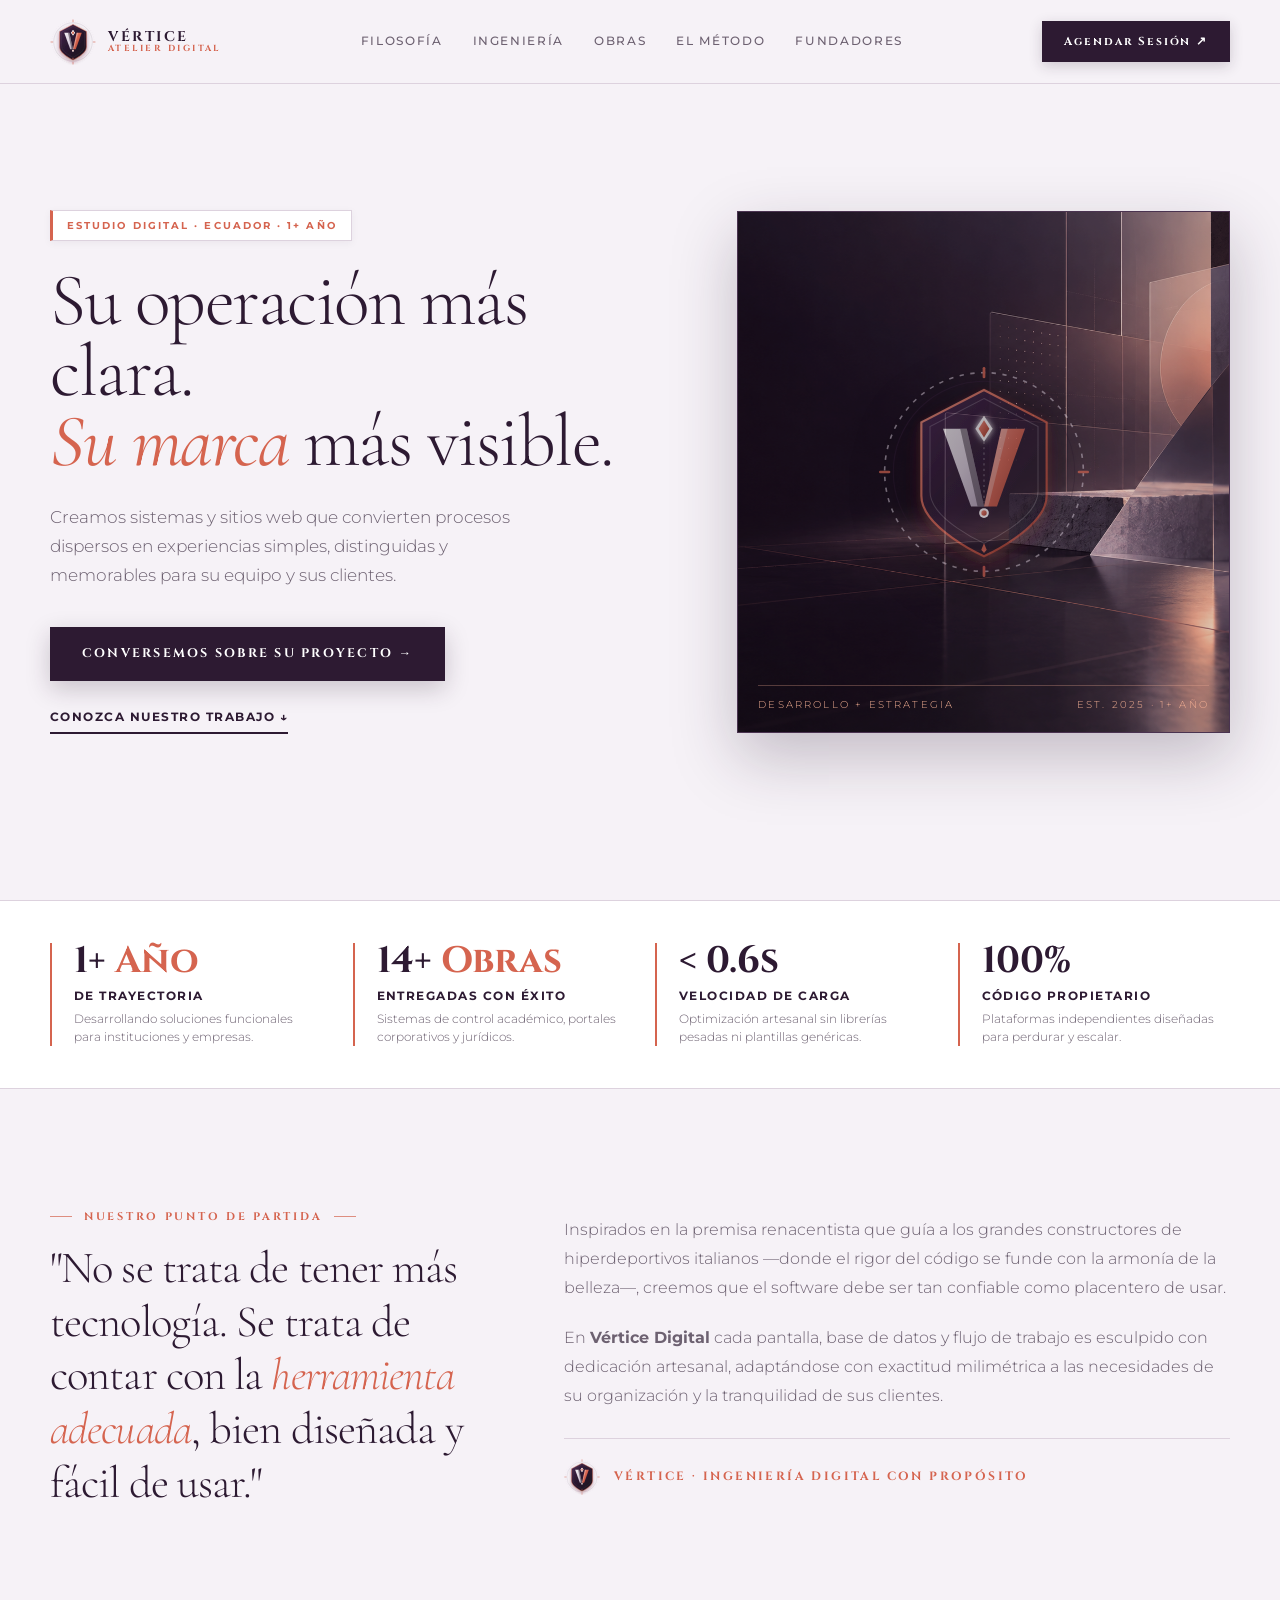
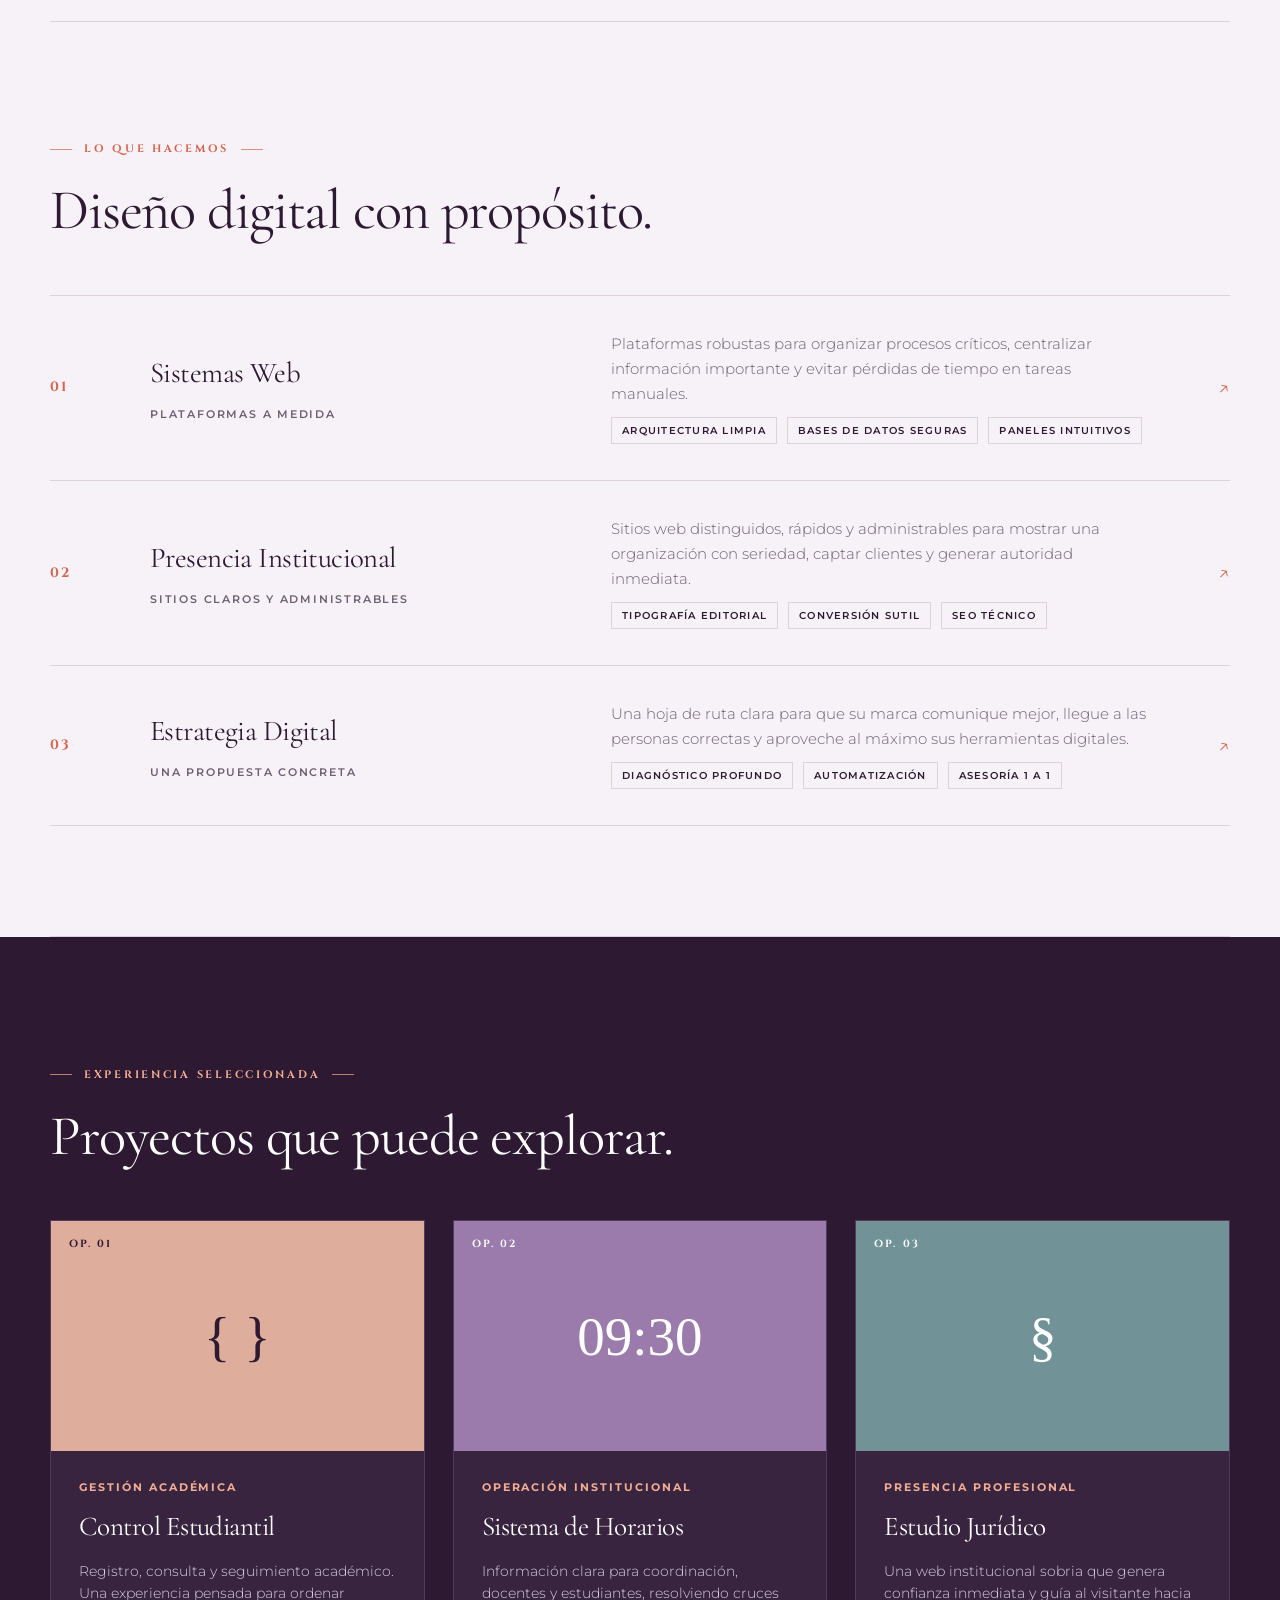
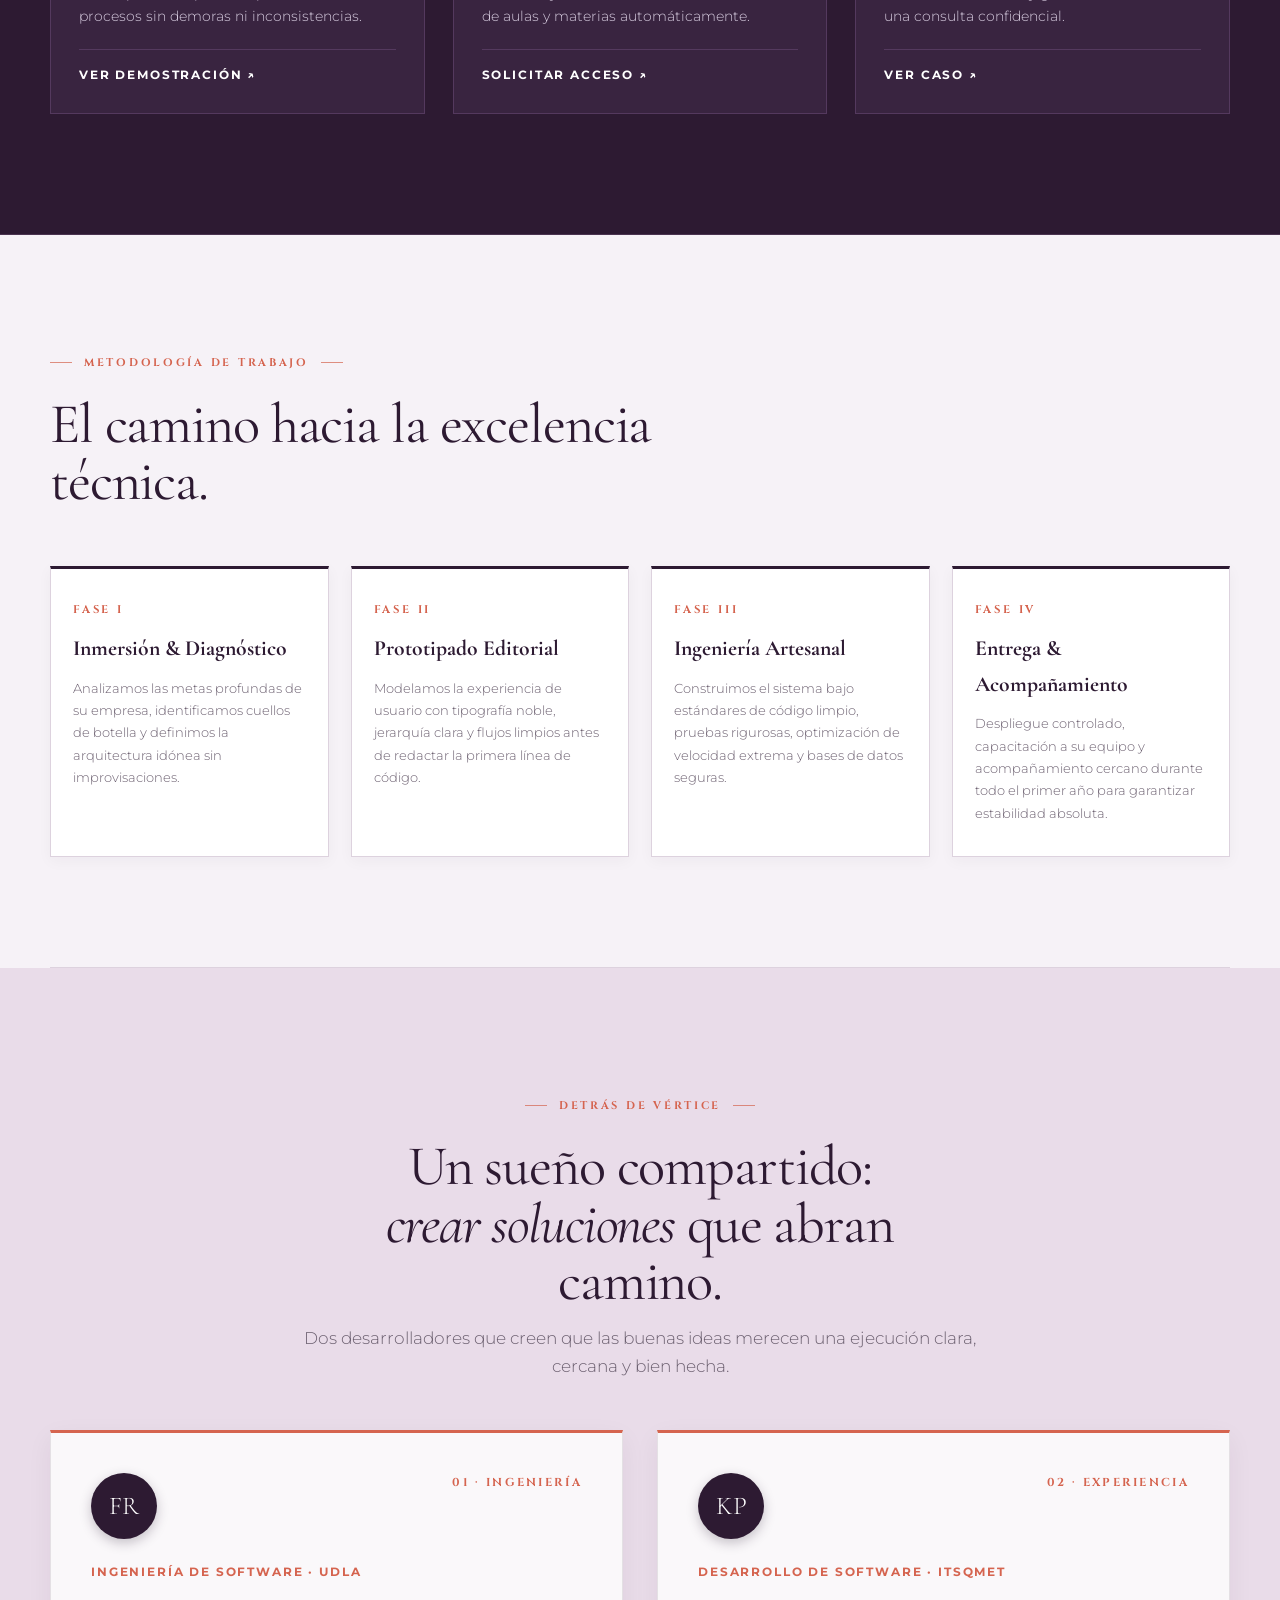
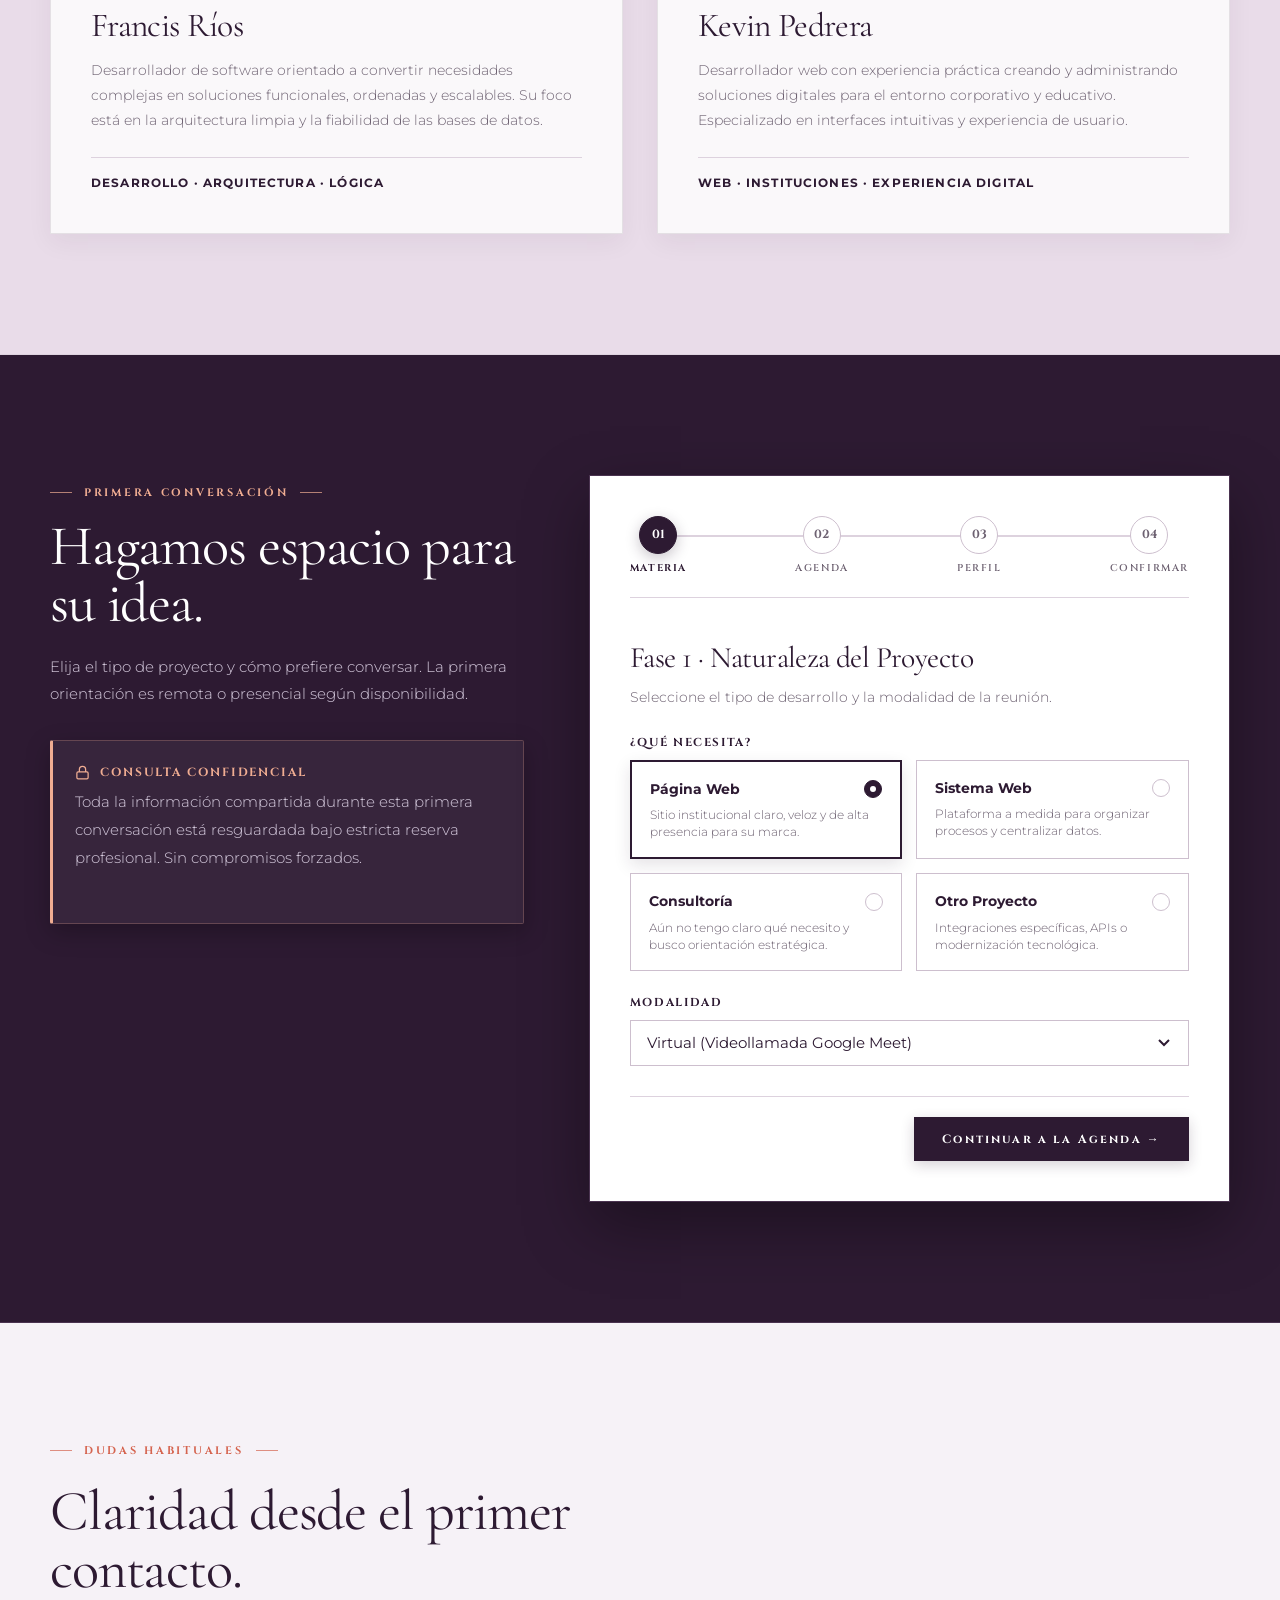
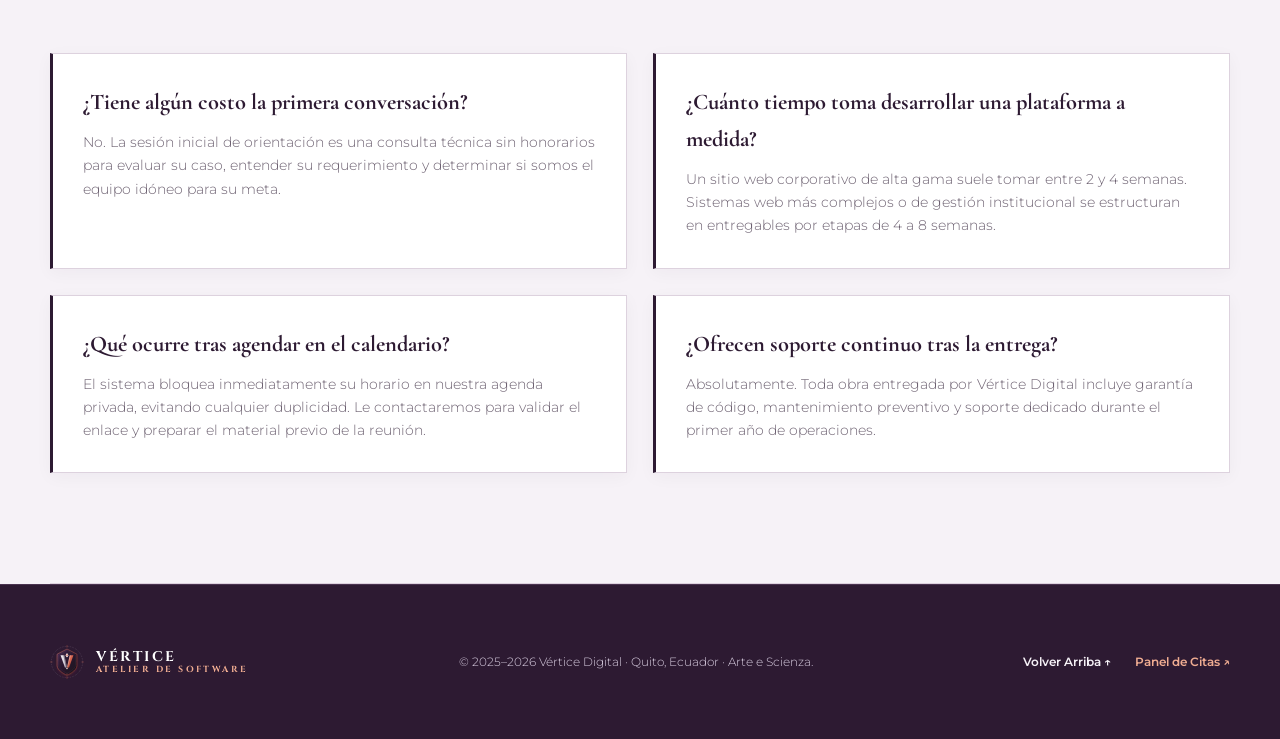
<file: index.html>
<!doctype html>
<html lang="es">
<head>
  <meta charset="utf-8">
  <meta name="viewport" content="width=device-width, initial-scale=1">
  <title>Vértice Digital · Atelier de Ingeniería y Diseño Web</title>
  <meta name="description" content="Sistemas web a medida, presencia institucional y consultoría digital con estándar de alta ingeniería.">
  <link rel="icon" type="image/svg+xml" href="public/favicon.svg">

  <!-- Google Fonts: Cormorant Garamond, Montserrat, Cinzel -->
  <link rel="preconnect" href="https://fonts.googleapis.com">
  <link rel="preconnect" href="https://fonts.gstatic.com" crossorigin>
  <link href="https://fonts.googleapis.com/css2?family=Cinzel:wght@500;600;700&family=Cormorant+Garamond:ital,wght@0,300;0,400;0,500;0,600;1,400;1,600&family=Montserrat:wght@300;400;500;600;700&display=swap" rel="stylesheet">

  <style>
    :root {
      /* Identidad Vértice: Morado Berenjena Noble, Lavanda Pálido y Terracota Cálido */
      --ink: #2d1a32;             /* Morado profundo distintivo */
      --ink-dark: #211225;        /* Morado noche */
      --paper: #f6f2f7;           /* Lienzo lavanda seda suave */
      --paper-pure: #ffffff;      /* Blanco puro para tarjetas */
      --paper-subtle: #ede5ee;    /* Lavanda de soporte para formularios */
      --paper-mauve: #e9dce9;     /* Malva para secciones de contraste suave */
      
      --accent: #d5644f;          /* Terracota coral de acento */
      --accent-soft: #f0ad92;     /* Terracota pálido */
      --accent-glow: rgba(213, 100, 79, 0.28);

      --muted: #6d6171;           /* Gris ciruela para textos secundarios */
      --muted-light: #9c90a1;     /* Ciruela claro */
      --line: #ddd2de;            /* Separador en lila sutil */
      --line-strong: #cdbfce;     /* Borde de inputs con alto contraste */

      --success: #2e7d4f;
      --danger: #b83d31;
    }

    * { box-sizing: border-box; margin: 0; padding: 0; }
    html { scroll-behavior: smooth; }
    body {
      background-color: var(--paper);
      color: var(--ink);
      font-family: 'Montserrat', sans-serif;
      font-weight: 300;
      line-height: 1.65;
      overflow-x: hidden;
      -webkit-font-smoothing: antialiased;
    }

    .wrap {
      width: min(1180px, calc(100% - 44px));
      margin: auto;
    }

    a { color: inherit; text-decoration: none; transition: all 0.25s ease; }

    /* ====== TIPOGRAFÍA NOBLE ====== */
    h1, h2, h3, .serif {
      font-family: 'Cormorant Garamond', Georgia, serif;
      font-weight: 400;
      letter-spacing: -0.02em;
    }
    .cinzel {
      font-family: 'Cinzel', serif;
      letter-spacing: 0.16em;
      text-transform: uppercase;
    }
    .eyebrow {
      font-family: 'Cinzel', serif;
      font-size: 0.68rem;
      font-weight: 700;
      letter-spacing: 0.25em;
      text-transform: uppercase;
      color: var(--accent);
      display: inline-flex;
      align-items: center;
      gap: 12px;
      margin-bottom: 16px;
    }
    .eyebrow::before, .eyebrow::after {
      content: '';
      display: inline-block;
      width: 22px;
      height: 1px;
      background: var(--accent);
      opacity: 0.7;
    }

    /* ====== NAVEGACIÓN EN LAVANDA CON TOQUES MORADOS ====== */
    .nav-bar {
      position: sticky;
      top: 0;
      z-index: 100;
      background: rgba(246, 242, 247, 0.94);
      backdrop-filter: blur(14px);
      border-bottom: 1px solid var(--line);
      height: 84px;
      display: flex;
      align-items: center;
    }
    .nav-inner {
      display: flex;
      align-items: center;
      justify-content: space-between;
    }
    .brand {
      display: flex;
      align-items: center;
      gap: 12px;
    }
    .brand-logo-svg {
      width: 46px;
      height: 46px;
      transition: all 0.4s cubic-bezier(0.16, 1, 0.3, 1);
    }
    .brand:hover .brand-logo-svg {
      transform: translateY(-2px) scale(1.04);
      filter: drop-shadow(0 6px 16px var(--accent-glow));
    }
    .brand-text {
      font-family: 'Cinzel', serif;
      font-size: 0.88rem;
      font-weight: 700;
      letter-spacing: 0.18em;
      line-height: 1.1;
      color: var(--ink);
    }
    .brand-text span {
      display: block;
      font-size: 0.55rem;
      color: var(--accent);
      letter-spacing: 0.28em;
      font-weight: 700;
    }
    .nav-links {
      display: flex;
      gap: 30px;
      font-size: 0.74rem;
      letter-spacing: 0.14em;
      text-transform: uppercase;
      color: var(--muted);
      font-weight: 500;
    }
    .nav-links a:hover {
      color: var(--ink);
    }
    .nav-cta {
      display: inline-flex;
      align-items: center;
      gap: 10px;
      padding: 11px 22px;
      background: var(--ink);
      color: #ffffff;
      font-family: 'Cinzel', serif;
      font-size: 0.72rem;
      letter-spacing: 0.16em;
      font-weight: 700;
      transition: all 0.3s ease;
      box-shadow: 0 4px 14px rgba(45, 26, 50, 0.2);
    }
    .nav-cta:hover {
      background: var(--accent);
      transform: translateY(-2px);
      box-shadow: 0 6px 18px var(--accent-glow);
    }

    /* ====== HERO: SU MARCA MÁS VISIBLE ====== */
    .hero-section {
      min-height: calc(100vh - 84px);
      display: grid;
      grid-template-columns: 1.12fr 0.88fr;
      align-items: center;
      gap: 60px;
      padding: 50px 0 90px;
    }
    .hero-badge {
      display: inline-flex;
      align-items: center;
      gap: 10px;
      padding: 6px 14px;
      background: #ffffff;
      border: 1px solid var(--line);
      border-left: 3px solid var(--accent);
      font-size: 0.65rem;
      letter-spacing: 0.2em;
      text-transform: uppercase;
      color: var(--accent);
      font-weight: 700;
      margin-bottom: 24px;
      box-shadow: 0 2px 8px rgba(45, 26, 50, 0.05);
    }
    .hero-heading {
      font-size: clamp(3.2rem, 5.8vw, 5.5rem);
      line-height: 0.95;
      font-weight: 300;
      color: var(--ink);
      margin-bottom: 26px;
    }
    .hero-heading em {
      font-style: italic;
      color: var(--accent);
      font-weight: 400;
    }
    .hero-intro {
      font-size: 1.05rem;
      color: var(--muted);
      max-width: 480px;
      line-height: 1.75;
      margin-bottom: 36px;
      font-weight: 300;
    }
    .hero-actions {
      display: flex;
      align-items: center;
      gap: 26px;
      flex-wrap: wrap;
    }
    .btn-main {
      display: inline-flex;
      align-items: center;
      gap: 16px;
      padding: 17px 32px;
      background: var(--ink);
      color: #ffffff;
      font-family: 'Cinzel', serif;
      font-size: 0.78rem;
      font-weight: 700;
      letter-spacing: 0.18em;
      text-transform: uppercase;
      border: none;
      cursor: pointer;
      box-shadow: 0 8px 24px rgba(45, 26, 50, 0.22);
      transition: all 0.35s ease;
    }
    .btn-main:hover {
      transform: translateY(-3px);
      background: var(--accent);
      box-shadow: 0 12px 28px var(--accent-glow);
    }
    .btn-text-link {
      font-size: 0.78rem;
      letter-spacing: 0.12em;
      text-transform: uppercase;
      color: var(--ink);
      border-bottom: 2px solid var(--ink);
      padding-bottom: 4px;
      font-weight: 700;
    }
    .btn-text-link:hover {
      color: var(--accent);
      border-bottom-color: var(--accent);
    }
    .hero-visual {
      position: relative;
      aspect-ratio: 1 / 1.06;
      background: var(--ink);
      border: 1px solid #4a3350;
      display: grid;
      place-items: center;
      overflow: hidden;
      box-shadow: 0 24px 60px rgba(45, 26, 50, 0.25);
    }
    .hero-visual img.hero-bg {
      width: 100%;
      height: 100%;
      object-fit: cover;
      opacity: 0.85;
      transition: transform 12s ease;
    }
    .hero-visual:hover img.hero-bg {
      transform: scale(1.06);
    }
    .hero-watermark {
      position: absolute;
      width: 44%;
      opacity: 0.65;
      filter: drop-shadow(0 15px 30px rgba(0, 0, 0, 0.6));
      animation: floatMark 7s ease-in-out infinite;
    }
    .visual-corner-tag {
      position: absolute;
      bottom: 20px;
      left: 20px;
      right: 20px;
      display: flex;
      justify-content: space-between;
      font-size: 0.62rem;
      letter-spacing: 0.22em;
      text-transform: uppercase;
      color: var(--accent-soft);
      border-top: 1px solid rgba(240, 173, 146, 0.3);
      padding-top: 10px;
    }

    /* ====== FRANJA DE MÉTRICAS (1+ AÑO) ====== */
    .specs-strip {
      border-top: 1px solid var(--line);
      border-bottom: 1px solid var(--line);
      background: #ffffff;
      padding: 42px 0;
    }
    .specs-grid {
      display: grid;
      grid-template-columns: repeat(4, 1fr);
      gap: 30px;
    }
    .spec-card {
      border-left: 2px solid var(--accent);
      padding-left: 22px;
    }
    .spec-num {
      font-family: 'Cinzel', serif;
      font-size: 2.3rem;
      font-weight: 700;
      color: var(--ink);
      line-height: 1;
      margin-bottom: 6px;
    }
    .spec-num span { color: var(--accent); }
    .spec-title {
      font-size: 0.78rem;
      letter-spacing: 0.12em;
      text-transform: uppercase;
      color: var(--ink);
      font-weight: 700;
      margin-bottom: 4px;
    }
    .spec-desc {
      font-size: 0.75rem;
      color: var(--muted);
      line-height: 1.5;
    }

    /* ====== MANIFIESTO ====== */
    .manifesto-section {
      padding: 110px 0;
      border-bottom: 1px solid var(--line);
    }
    .manifesto-grid {
      display: grid;
      grid-template-columns: 0.8fr 1.2fr;
      gap: 70px;
      align-items: center;
    }
    .manifesto-quote {
      font-size: clamp(2.1rem, 3.5vw, 3.2rem);
      line-height: 1.2;
      font-weight: 300;
      color: var(--ink);
    }
    .manifesto-quote span {
      color: var(--accent);
      font-style: italic;
    }
    .manifesto-body p {
      color: var(--muted);
      font-size: 0.98rem;
      line-height: 1.85;
      margin-bottom: 20px;
    }
    .manifesto-author {
      margin-top: 28px;
      display: flex;
      align-items: center;
      gap: 14px;
      padding-top: 20px;
      border-top: 1px solid var(--line);
    }
    .manifesto-author span {
      font-family: 'Cinzel', serif;
      font-size: 0.75rem;
      letter-spacing: 0.2em;
      color: var(--accent);
      font-weight: 700;
    }

    /* ====== SERVICIOS ====== */
    .services-section {
      padding: 110px 0;
      border-bottom: 1px solid var(--line);
    }
    .section-head {
      margin-bottom: 55px;
      max-width: 680px;
    }
    .section-title {
      font-size: clamp(2.5rem, 4.4vw, 4.2rem);
      line-height: 1.02;
      margin-top: 8px;
      color: var(--ink);
    }
    .services-accordion {
      display: flex;
      flex-direction: column;
    }
    .service-row {
      display: grid;
      grid-template-columns: 70px 1.2fr 1.5fr 50px;
      align-items: center;
      gap: 30px;
      padding: 36px 0;
      border-top: 1px solid var(--line);
      transition: all 0.35s ease;
      cursor: pointer;
    }
    .service-row:last-child {
      border-bottom: 1px solid var(--line);
    }
    .service-row:hover {
      padding-left: 20px;
      padding-right: 20px;
      background: #ffffff;
      border-color: var(--accent);
      box-shadow: 0 4px 18px rgba(45, 26, 50, 0.05);
    }
    .service-index {
      font-family: 'Cinzel', serif;
      font-size: 0.85rem;
      color: var(--accent);
      letter-spacing: 0.15em;
      font-weight: 700;
    }
    .service-title h3 {
      font-size: 1.8rem;
      color: var(--ink);
      margin-bottom: 4px;
    }
    .service-title span {
      font-size: 0.7rem;
      letter-spacing: 0.16em;
      text-transform: uppercase;
      color: var(--muted);
      font-weight: 600;
    }
    .service-details p {
      font-size: 0.92rem;
      color: var(--muted);
      line-height: 1.7;
    }
    .service-specs {
      display: flex;
      gap: 10px;
      margin-top: 10px;
      flex-wrap: wrap;
    }
    .service-tag {
      font-size: 0.65rem;
      letter-spacing: 0.12em;
      text-transform: uppercase;
      padding: 4px 10px;
      background: var(--paper);
      border: 1px solid var(--line);
      color: var(--ink);
      font-weight: 600;
    }
    .service-arrow {
      font-size: 1.4rem;
      color: var(--accent);
      text-align: right;
      transition: transform 0.3s ease;
    }
    .service-row:hover .service-arrow {
      transform: translateX(6px);
    }

    /* ====== PORTAFOLIO: CONTRASTE EN MORADO NOCHE ====== */
    .portfolio-section {
      padding: 120px 0;
      background: var(--ink);
      color: #ffffff;
      border-bottom: 1px solid #4a3350;
    }
    .portfolio-section .section-title {
      color: #ffffff;
    }
    .portfolio-section .eyebrow {
      color: var(--accent-soft);
    }
    .portfolio-section .eyebrow::before,
    .portfolio-section .eyebrow::after {
      background: var(--accent-soft);
    }
    .portfolio-grid {
      display: grid;
      grid-template-columns: repeat(3, 1fr);
      gap: 28px;
      margin-top: 50px;
    }
    .portfolio-card {
      background: #392440;
      border: 1px solid #54395e;
      transition: all 0.4s cubic-bezier(0.16, 1, 0.3, 1);
      display: flex;
      flex-direction: column;
    }
    .portfolio-card:hover {
      transform: translateY(-9px);
      border-color: var(--accent-soft);
      box-shadow: 0 20px 45px rgba(0, 0, 0, 0.45);
    }
    .portfolio-art {
      height: 230px;
      position: relative;
      display: grid;
      place-items: center;
      overflow: hidden;
      font: 55px Georgia, serif;
      color: var(--ink);
    }
    .card-art-1 { background: #dfad9b; }
    .card-art-2 { background: #9b7bab; color: #ffffff; }
    .card-art-3 { background: #719398; color: #ffffff; }

    .portfolio-year {
      position: absolute;
      top: 16px;
      left: 18px;
      font-family: 'Cinzel', serif;
      font-size: 0.65rem;
      letter-spacing: 0.2em;
      color: var(--ink);
      font-weight: 700;
    }
    .card-art-2 .portfolio-year, .card-art-3 .portfolio-year { color: #ffffff; }

    .portfolio-content {
      padding: 28px;
      display: flex;
      flex-direction: column;
      flex-grow: 1;
    }
    .portfolio-tag {
      font-size: 0.68rem;
      letter-spacing: 0.18em;
      text-transform: uppercase;
      color: var(--accent-soft);
      margin-bottom: 8px;
      font-weight: 700;
    }
    .portfolio-content h3 {
      font-size: 1.7rem;
      color: #ffffff;
      margin-bottom: 10px;
    }
    .portfolio-content p {
      font-size: 0.88rem;
      color: #d8cde0;
      line-height: 1.6;
      margin-bottom: 22px;
      flex-grow: 1;
    }
    .portfolio-link {
      font-size: 0.72rem;
      letter-spacing: 0.16em;
      text-transform: uppercase;
      color: #ffffff;
      display: inline-flex;
      align-items: center;
      gap: 8px;
      border-top: 1px solid #54395e;
      padding-top: 16px;
      font-weight: 700;
    }
    .portfolio-link:hover {
      color: var(--accent-soft);
    }

    /* ====== EL MÉTODO EN 4 ETAPAS ====== */
    .process-section {
      padding: 110px 0;
      border-bottom: 1px solid var(--line);
    }
    .process-grid {
      display: grid;
      grid-template-columns: repeat(4, 1fr);
      gap: 22px;
      margin-top: 50px;
    }
    .process-card {
      padding: 32px 22px;
      background: #ffffff;
      border: 1px solid var(--line);
      border-top: 3px solid var(--ink);
      box-shadow: 0 4px 14px rgba(45, 26, 50, 0.04);
      transition: border-color 0.3s;
    }
    .process-card:hover {
      border-top-color: var(--accent);
    }
    .process-phase {
      font-family: 'Cinzel', serif;
      font-size: 0.7rem;
      letter-spacing: 0.25em;
      color: var(--accent);
      margin-bottom: 12px;
      display: block;
      font-weight: 700;
    }
    .process-card h4 {
      font-size: 1.35rem;
      font-family: 'Cormorant Garamond', serif;
      color: var(--ink);
      margin-bottom: 10px;
    }
    .process-card p {
      font-size: 0.82rem;
      color: var(--muted);
      line-height: 1.7;
    }

    /* ====== SECCIÓN DE FUNDADORES EN MALVA ELEGANTE ====== */
    .founders-section {
      padding: 120px 0;
      background: var(--paper-mauve);
      border-bottom: 1px solid var(--line);
    }
    .founders-grid {
      display: grid;
      grid-template-columns: 1fr 1fr;
      gap: 34px;
      margin-top: 50px;
    }
    .founder-box {
      padding: 40px;
      background: rgba(255, 255, 255, 0.8);
      border: 1px solid rgba(45, 26, 50, 0.1);
      border-top: 3px solid var(--accent);
      box-shadow: 0 8px 24px rgba(45, 26, 50, 0.06);
      transition: all 0.35s ease;
    }
    .founder-box:hover {
      transform: translateY(-8px);
      box-shadow: 0 16px 36px rgba(45, 26, 50, 0.14);
      background: #ffffff;
    }
    .founder-header {
      display: flex;
      justify-content: space-between;
      align-items: flex-start;
      margin-bottom: 24px;
    }
    .founder-avatar {
      width: 66px;
      height: 66px;
      border-radius: 50%;
      background: var(--ink);
      display: grid;
      place-items: center;
      font-family: 'Cormorant Garamond', serif;
      font-size: 1.6rem;
      color: #ffffff;
      box-shadow: 0 4px 12px rgba(45, 26, 50, 0.25);
    }
    .founder-num {
      font-family: 'Cinzel', serif;
      font-size: 0.72rem;
      letter-spacing: 0.2em;
      color: var(--accent);
      font-weight: 700;
    }
    .founder-box h3 {
      font-size: 2.1rem;
      color: var(--ink);
      margin-bottom: 4px;
    }
    .founder-role {
      font-size: 0.72rem;
      letter-spacing: 0.16em;
      text-transform: uppercase;
      color: var(--accent);
      margin-bottom: 16px;
      font-weight: 700;
      display: block;
    }
    .founder-bio {
      font-size: 0.9rem;
      color: var(--muted);
      line-height: 1.75;
      margin-bottom: 24px;
    }
    .founder-meta {
      padding-top: 16px;
      border-top: 1px solid var(--line);
      font-size: 0.72rem;
      letter-spacing: 0.1em;
      text-transform: uppercase;
      color: var(--ink);
      font-weight: 700;
    }

    /* ===================================================
       SECCIÓN DE RESERVA POR FASES (ESTUDIO JURÍDICO)
       FONDO MORADO PROFUNDO (#2d1a32) DE ALTA CONVERSIÓN
       =================================================== */
    .booking-section {
      padding: 120px 0;
      background: var(--ink);
      color: #ffffff;
      border-bottom: 1px solid #4a3350;
      position: relative;
    }
    .booking-container {
      display: grid;
      grid-template-columns: 0.85fr 1.15fr;
      gap: 65px;
      align-items: start;
    }
    .booking-sidebar h2 {
      font-size: clamp(2.7rem, 4.4vw, 4rem);
      line-height: 1.02;
      margin-bottom: 20px;
      color: #ffffff;
    }
    .booking-sidebar p {
      color: #d8cde0;
      font-size: 0.96rem;
      line-height: 1.8;
      margin-bottom: 30px;
    }
    .booking-sidebar .eyebrow {
      color: var(--accent-soft);
    }
    .booking-sidebar .eyebrow::before,
    .booking-sidebar .eyebrow::after {
      background: var(--accent-soft);
    }
    .confidential-seal {
      padding: 22px;
      background: rgba(255, 255, 255, 0.05);
      border: 1px solid rgba(240, 173, 146, 0.25);
      border-left: 3px solid var(--accent-soft);
      box-shadow: 0 8px 24px rgba(0, 0, 0, 0.25);
      border-radius: 2px;
      margin-top: 32px;
    }
    .confidential-title {
      display: flex;
      align-items: center;
      gap: 10px;
      font-family: 'Cinzel', serif;
      font-size: 0.74rem;
      letter-spacing: 0.16em;
      color: var(--accent-soft);
      font-weight: 700;
      margin-bottom: 6px;
    }
    .confidential-desc {
      font-size: 0.78rem;
      color: #d8cde0;
      line-height: 1.6;
    }

    /* Tarjeta Principal del Stepper en Blanco Puro con Alto Contraste */
    .intake-stepper-box {
      background: #ffffff;
      border: 1px solid #4a3350;
      padding: 40px;
      position: relative;
      box-shadow: 0 24px 60px rgba(0, 0, 0, 0.35);
    }
    
    /* Barra de Progreso de Fases */
    .stepper-header {
      display: flex;
      align-items: center;
      justify-content: space-between;
      position: relative;
      margin-bottom: 36px;
      padding-bottom: 20px;
      border-bottom: 1px solid var(--line);
    }
    .step-indicator {
      display: flex;
      flex-direction: column;
      align-items: center;
      gap: 6px;
      position: relative;
      z-index: 2;
    }
    .step-circle {
      width: 38px;
      height: 38px;
      border-radius: 50%;
      border: 1px solid var(--line-strong);
      background: #ffffff;
      color: var(--muted);
      font-family: 'Cinzel', serif;
      font-size: 0.75rem;
      font-weight: 700;
      display: grid;
      place-items: center;
      transition: all 0.35s ease;
    }
    .step-indicator.active .step-circle {
      border-color: var(--ink);
      background: var(--ink);
      color: #ffffff;
      box-shadow: 0 4px 14px rgba(45, 26, 50, 0.25);
    }
    .step-indicator.completed .step-circle {
      border-color: var(--accent);
      color: #ffffff;
      background: var(--accent);
    }
    .step-name {
      font-size: 0.62rem;
      letter-spacing: 0.16em;
      text-transform: uppercase;
      color: var(--muted);
      font-family: 'Cinzel', serif;
      font-weight: 600;
    }
    .step-indicator.active .step-name {
      color: var(--ink);
      font-weight: 700;
    }
    .stepper-line-bar {
      position: absolute;
      top: 19px;
      left: 36px;
      right: 36px;
      height: 2px;
      background: var(--line);
      z-index: 1;
    }
    .stepper-line-progress {
      height: 100%;
      width: 0%;
      background: var(--accent);
      transition: width 0.4s ease;
    }

    /* Contenido de Fases */
    .step-pane {
      display: none;
      animation: fadeIn 0.4s ease forwards;
    }
    .step-pane.active {
      display: block;
    }
    .step-pane-header {
      margin-bottom: 24px;
    }
    .step-pane-header h3 {
      font-size: 1.85rem;
      color: var(--ink);
      margin-bottom: 4px;
    }
    .step-pane-header p {
      font-size: 0.85rem;
      color: var(--muted);
    }

    /* Tarjetas de Selección */
    .options-grid {
      display: grid;
      grid-template-columns: 1fr 1fr;
      gap: 14px;
      margin-bottom: 22px;
    }
    .selectable-card {
      padding: 16px 18px;
      background: #ffffff;
      border: 1px solid var(--line-strong);
      cursor: pointer;
      transition: all 0.25s ease;
      display: flex;
      flex-direction: column;
      gap: 6px;
    }
    .selectable-card:hover {
      border-color: var(--ink);
      box-shadow: 0 4px 12px rgba(45, 26, 50, 0.08);
    }
    .selectable-card.selected {
      border-color: var(--ink);
      border-width: 2px;
      background: #ffffff;
      box-shadow: 0 6px 16px rgba(45, 26, 50, 0.12);
    }
    .card-radio-header {
      display: flex;
      align-items: center;
      justify-content: space-between;
    }
    .card-title {
      font-size: 0.88rem;
      font-weight: 700;
      color: var(--ink);
    }
    .card-check {
      width: 18px;
      height: 18px;
      border-radius: 50%;
      border: 1px solid var(--line-strong);
      display: grid;
      place-items: center;
    }
    .selectable-card.selected .card-check {
      border-color: var(--ink);
      background: var(--ink);
    }
    .card-check::after {
      content: '';
      width: 6px;
      height: 6px;
      background: #ffffff;
      border-radius: 50%;
      display: none;
    }
    .selectable-card.selected .card-check::after {
      display: block;
    }
    .card-desc {
      font-size: 0.74rem;
      color: var(--muted);
      line-height: 1.45;
    }

    /* Campos de Formulario con Bordes Nítidos */
    .field-group {
      margin-bottom: 20px;
    }
    .field-label {
      display: block;
      font-size: 0.72rem;
      font-family: 'Cinzel', serif;
      letter-spacing: 0.14em;
      text-transform: uppercase;
      color: var(--ink);
      font-weight: 700;
      margin-bottom: 8px;
    }
    .field-input, .field-select, .field-textarea {
      width: 100%;
      padding: 13px 16px;
      background: #ffffff;
      border: 1px solid var(--line-strong);
      color: var(--ink);
      font-family: 'Montserrat', sans-serif;
      font-size: 0.92rem;
      transition: all 0.3s ease;
      outline: none;
    }
    .field-input:focus, .field-select:focus, .field-textarea:focus {
      border-color: var(--ink);
      box-shadow: 0 0 10px rgba(45, 26, 50, 0.12);
    }
    .field-select {
      cursor: pointer;
      appearance: none;
      background-image: url("data:image/svg+xml,%3Csvg xmlns='http://www.w3.org/2000/svg' width='12' height='8'%3E%3Cpath d='M1 1l5 5 5-5' stroke='%232d1a32' fill='none' stroke-width='2'/%3E%3C/svg%3E");
      background-repeat: no-repeat;
      background-position: right 18px center;
    }
    .input-grid-2 {
      display: grid;
      grid-template-columns: 1fr 1fr;
      gap: 16px;
    }

    /* Horarios (Chips) */
    .hours-grid {
      display: grid;
      grid-template-columns: repeat(4, 1fr);
      gap: 8px;
      margin-top: 8px;
    }
    .hour-chip {
      padding: 11px 6px;
      text-align: center;
      background: #ffffff;
      border: 1px solid var(--line-strong);
      font-size: 0.78rem;
      letter-spacing: 0.06em;
      color: var(--ink);
      cursor: pointer;
      transition: all 0.2s ease;
      font-weight: 600;
    }
    .hour-chip:hover {
      border-color: var(--ink);
      background: var(--paper);
    }
    .hour-chip.selected {
      border-color: var(--ink);
      background: var(--ink);
      color: #ffffff;
      box-shadow: 0 4px 12px rgba(45, 26, 50, 0.2);
    }

    /* Resumen (Fase 4 - Dossier) */
    .summary-dossier {
      background: #ffffff;
      border: 2px solid var(--accent);
      padding: 24px;
      margin-bottom: 26px;
      position: relative;
      box-shadow: 0 6px 18px rgba(45, 26, 50, 0.06);
    }
    .dossier-watermark {
      position: absolute;
      top: 14px;
      right: 18px;
      font-family: 'Cinzel', serif;
      font-size: 0.6rem;
      letter-spacing: 0.24em;
      color: var(--accent);
      border: 1px solid var(--accent);
      padding: 2px 8px;
      font-weight: 700;
    }
    .dossier-title {
      font-family: 'Cinzel', serif;
      font-size: 0.75rem;
      letter-spacing: 0.18em;
      color: var(--ink);
      margin-bottom: 16px;
      text-transform: uppercase;
      font-weight: 700;
    }
    .dossier-grid {
      display: grid;
      grid-template-columns: 1fr 1fr;
      gap: 16px;
    }
    .dossier-item {
      display: flex;
      flex-direction: column;
      gap: 2px;
    }
    .dossier-label {
      font-size: 0.65rem;
      text-transform: uppercase;
      letter-spacing: 0.12em;
      color: var(--muted);
      font-weight: 600;
    }
    .dossier-val {
      font-size: 0.9rem;
      color: var(--ink);
      font-weight: 700;
    }

    /* Navegación del Stepper */
    .stepper-nav {
      display: flex;
      align-items: center;
      justify-content: space-between;
      margin-top: 30px;
      padding-top: 20px;
      border-top: 1px solid var(--line);
    }
    .btn-step-prev {
      background: transparent;
      border: 1px solid var(--line-strong);
      color: var(--muted);
      font-family: 'Cinzel', serif;
      font-size: 0.72rem;
      letter-spacing: 0.14em;
      padding: 12px 24px;
      cursor: pointer;
      transition: all 0.25s ease;
      font-weight: 700;
    }
    .btn-step-prev:hover {
      border-color: var(--ink);
      color: var(--ink);
      background: #ffffff;
    }
    .btn-step-next {
      background: var(--ink);
      border: none;
      color: #ffffff;
      font-family: 'Cinzel', serif;
      font-size: 0.75rem;
      font-weight: 700;
      letter-spacing: 0.18em;
      padding: 14px 28px;
      cursor: pointer;
      transition: all 0.3s ease;
      display: inline-flex;
      align-items: center;
      gap: 10px;
      margin-left: auto;
      box-shadow: 0 4px 14px rgba(45, 26, 50, 0.2);
    }
    .btn-step-next:hover {
      background: var(--accent);
      box-shadow: 0 6px 18px var(--accent-glow);
      transform: translateY(-2px);
    }

    /* Overlays de Carga & Éxito */
    .loading-veil {
      position: absolute;
      inset: 0;
      background: rgba(237, 229, 238, 0.96);
      backdrop-filter: blur(6px);
      display: flex;
      flex-direction: column;
      align-items: center;
      justify-content: center;
      gap: 18px;
      opacity: 0;
      pointer-events: none;
      transition: opacity 0.4s ease;
      z-index: 20;
    }
    .loading-veil.active {
      opacity: 1;
      pointer-events: all;
    }
    .pagani-spinner {
      width: 48px;
      height: 48px;
      border: 3px solid var(--line);
      border-top-color: var(--accent);
      border-radius: 50%;
      animation: spin 0.9s cubic-bezier(0.68, -0.55, 0.27, 1.55) infinite;
    }
    .loading-veil p {
      font-family: 'Cinzel', serif;
      font-size: 0.75rem;
      letter-spacing: 0.22em;
      color: var(--ink);
      text-transform: uppercase;
      font-weight: 700;
    }

    .success-veil {
      position: absolute;
      inset: 0;
      background: #ffffff;
      display: flex;
      flex-direction: column;
      align-items: center;
      justify-content: center;
      text-align: center;
      padding: 45px 30px;
      opacity: 0;
      pointer-events: none;
      transition: opacity 0.5s ease;
      z-index: 25;
    }
    .success-veil.active {
      opacity: 1;
      pointer-events: all;
    }
    .success-symbol {
      width: 70px;
      height: 70px;
      border-radius: 50%;
      background: var(--ink);
      display: grid;
      place-items: center;
      margin-bottom: 20px;
      box-shadow: 0 8px 22px rgba(45, 26, 50, 0.25);
    }
    .success-symbol svg {
      width: 32px;
      height: 32px;
      stroke: #ffffff;
      stroke-width: 2.5;
      fill: none;
    }
    .success-veil h3 {
      font-size: 2.4rem;
      color: var(--ink);
      margin-bottom: 12px;
    }
    .success-veil p {
      max-width: 440px;
      color: var(--muted);
      font-size: 0.92rem;
      line-height: 1.7;
      margin-bottom: 28px;
    }

    .booking-error-banner {
      padding: 14px 18px;
      background: #fde8e8;
      border-left: 3px solid var(--danger);
      font-size: 0.8rem;
      color: #991b1b;
      margin-bottom: 20px;
      display: none;
      animation: fadeIn 0.3s ease;
    }
    .booking-error-banner.active {
      display: block;
    }

    /* ====== PREGUNTAS FRECUENTES ====== */
    .faq-section {
      padding: 110px 0;
      border-bottom: 1px solid var(--line);
    }
    .faq-grid {
      display: grid;
      grid-template-columns: 1fr 1fr;
      gap: 26px;
      margin-top: 50px;
    }
    .faq-card {
      padding: 30px;
      background: #ffffff;
      border: 1px solid var(--line);
      border-left: 3px solid var(--ink);
      box-shadow: 0 4px 16px rgba(45, 26, 50, 0.04);
    }
    .faq-card h4 {
      font-family: 'Cormorant Garamond', serif;
      font-size: 1.4rem;
      color: var(--ink);
      margin-bottom: 10px;
    }
    .faq-card p {
      font-size: 0.85rem;
      color: var(--muted);
      line-height: 1.7;
    }

    /* ====== FOOTER EN MORADO PROFUNDO ====== */
    footer {
      padding: 60px 0;
      background: var(--ink);
      color: var(--paper);
      font-size: 0.75rem;
      border-top: 1px solid #4a3350;
    }
    .footer-inner {
      display: flex;
      justify-content: space-between;
      align-items: center;
      flex-wrap: wrap;
      gap: 20px;
    }
    .footer-brand {
      display: flex;
      align-items: center;
      gap: 12px;
    }
    .footer-legal {
      display: flex;
      gap: 24px;
      font-weight: 600;
    }
    .footer-legal a {
      color: var(--paper);
    }
    .footer-legal a:hover {
      color: var(--accent-soft);
    }

    /* ====== ANIMACIONES ====== */
    @keyframes spin { to { transform: rotate(360deg); } }
    @keyframes floatMark {
      0%, 100% { transform: translateY(0px) rotate(-1deg); }
      50% { transform: translateY(14px) rotate(2deg); }
    }
    @keyframes fadeIn {
      from { opacity: 0; transform: translateY(8px); }
      to { opacity: 1; transform: translateY(0); }
    }

    /* ====== RESPONSIVE ====== */
    @media (max-width: 900px) {
      .hero-section { grid-template-columns: 1fr; gap: 40px; }
      .manifesto-grid { grid-template-columns: 1fr; gap: 40px; }
      .specs-grid { grid-template-columns: 1fr 1fr; }
      .service-row { grid-template-columns: 50px 1fr; gap: 15px; }
      .service-details, .service-arrow { grid-column: 2; }
      .portfolio-grid { grid-template-columns: 1fr; }
      .process-grid { grid-template-columns: 1fr 1fr; }
      .founders-grid { grid-template-columns: 1fr; }
      .booking-container { grid-template-columns: 1fr; gap: 45px; }
      .faq-grid { grid-template-columns: 1fr; }
      .nav-links { display: none; }
      .hours-grid { grid-template-columns: repeat(3, 1fr); }
      .options-grid { grid-template-columns: 1fr; }
    }
    @media (max-width: 600px) {
      .specs-grid { grid-template-columns: 1fr; }
      .process-grid { grid-template-columns: 1fr; }
      .input-grid-2 { grid-template-columns: 1fr; }
      .hours-grid { grid-template-columns: repeat(2, 1fr); }
      .intake-stepper-box { padding: 24px 18px; }
    }
  </style>
</head>

<body>

  <!-- NAVEGACIÓN -->
  <header class="nav-bar">
    <div class="wrap nav-inner">
      <a href="#inicio" class="brand">
        <!-- Logo Vértice Vectorial SVG con Identidad de Marca -->
        <img src="public/vertice-logo.svg" alt="Emblema Vértice" class="brand-logo-svg">
        <div class="brand-text">
          VÉRTICE
          <span>ATELIER DIGITAL</span>
        </div>
      </a>

      <nav class="nav-links">
        <a href="#manifiesto">Filosofía</a>
        <a href="#servicios">Ingeniería</a>
        <a href="#obras">Obras</a>
        <a href="#metodo">El Método</a>
        <a href="#fundadores">Fundadores</a>
      </nav>

      <a href="#reserva" class="nav-cta">Agendar Sesión ↗</a>
    </div>
  </header>

  <main>
    <!-- HERO SECTION: SU MARCA MÁS VISIBLE -->
    <section id="inicio" class="wrap hero-section">
      <div>
        <div class="hero-badge">
          Estudio digital · Ecuador · 1+ Año
        </div>
        <h1 class="hero-heading">
          Su operación más clara.<br>
          <em>Su marca</em> más visible.
        </h1>
        <p class="hero-intro">
          Creamos sistemas y sitios web que convierten procesos dispersos en experiencias simples, distinguidas y memorables para su equipo y sus clientes.
        </p>
        <div class="hero-actions">
          <a href="#reserva" class="btn-main">Conversemos sobre su proyecto →</a>
          <a href="#obras" class="btn-text-link">Conozca nuestro trabajo ↓</a>
        </div>
      </div>

      <div class="hero-visual">
        <img class="hero-bg" src="public/vertice-hero.png" alt="Composición tecnológica y estratégica Vértice">
        <!-- Marca de agua con el nuevo logo en Morado y Terracota -->
        <img class="hero-watermark" src="public/vertice-logo.svg" alt="">
        <div class="visual-corner-tag">
          <span>DESARROLLO + ESTRATEGIA</span>
          <span>EST. 2025 · 1+ AÑO</span>
        </div>
      </div>
    </section>

    <!-- FRANJA DE MÉTRICAS & TRAYECTORIA (1 AÑO) -->
    <section class="specs-strip">
      <div class="wrap specs-grid">
        <div class="spec-card">
          <div class="spec-num">1+ <span>Año</span></div>
          <div class="spec-title">De Trayectoria</div>
          <div class="spec-desc">Desarrollando soluciones funcionales para instituciones y empresas.</div>
        </div>
        <div class="spec-card">
          <div class="spec-num">14+ <span>Obras</span></div>
          <div class="spec-title">Entregadas con Éxito</div>
          <div class="spec-desc">Sistemas de control académico, portales corporativos y jurídicos.</div>
        </div>
        <div class="spec-card">
          <div class="spec-num">&lt; 0.6s</div>
          <div class="spec-title">Velocidad de Carga</div>
          <div class="spec-desc">Optimización artesanal sin librerías pesadas ni plantillas genéricas.</div>
        </div>
        <div class="spec-card">
          <div class="spec-num">100%</div>
          <div class="spec-title">Código Propietario</div>
          <div class="spec-desc">Plataformas independientes diseñadas para perdurar y escalar.</div>
        </div>
      </div>
    </section>

    <!-- MANIFIESTO: FILOSOFÍA HORACIO PAGANI -->
    <section id="manifiesto" class="wrap manifesto-section">
      <div class="manifesto-grid">
        <div>
          <div class="eyebrow">Nuestro Punto de Partida</div>
          <h2 class="manifesto-quote">
            "No se trata de tener más tecnología. Se trata de contar con la <span>herramienta adecuada</span>, bien diseñada y fácil de usar."
          </h2>
        </div>
        <div class="manifesto-body">
          <p>
            Inspirados en la premisa renacentista que guía a los grandes constructores de hiperdeportivos italianos —donde el rigor del código se funde con la armonía de la belleza—, creemos que el software debe ser tan confiable como placentero de usar.
          </p>
          <p>
            En <strong>Vértice Digital</strong> cada pantalla, base de datos y flujo de trabajo es esculpido con dedicación artesanal, adaptándose con exactitud milimétrica a las necesidades de su organización y la tranquilidad de sus clientes.
          </p>
          <div class="manifesto-author">
            <img src="public/vertice-logo.svg" alt="" style="width:36px;height:36px;">
            <span>VÉRTICE · INGENIERÍA DIGITAL CON PROPÓSITO</span>
          </div>
        </div>
      </div>
    </section>

    <!-- SERVICIOS / DISCIPLINES -->
    <section id="servicios" class="wrap services-section">
      <div class="section-head">
        <div class="eyebrow">Lo que hacemos</div>
        <h2 class="section-title">Diseño digital con propósito.</h2>
      </div>

      <div class="services-accordion">
        <article class="service-row" onclick="selectServiceInBooking('Sistemas Web a Medida')">
          <span class="service-index">01</span>
          <div class="service-title">
            <h3>Sistemas Web</h3>
            <span>PLATAFORMAS A MEDIDA</span>
          </div>
          <div class="service-details">
            <p>Plataformas robustas para organizar procesos críticos, centralizar información importante y evitar pérdidas de tiempo en tareas manuales.</p>
            <div class="service-specs">
              <span class="service-tag">Arquitectura Limpia</span>
              <span class="service-tag">Bases de Datos Seguras</span>
              <span class="service-tag">Paneles Intuitivos</span>
            </div>
          </div>
          <div class="service-arrow">↗</div>
        </article>

        <article class="service-row" onclick="selectServiceInBooking('Presencia e Identidad Institucional')">
          <span class="service-index">02</span>
          <div class="service-title">
            <h3>Presencia Institucional</h3>
            <span>SITIOS CLAROS Y ADMINISTRABLES</span>
          </div>
          <div class="service-details">
            <p>Sitios web distinguidos, rápidos y administrables para mostrar una organización con seriedad, captar clientes y generar autoridad inmediata.</p>
            <div class="service-specs">
              <span class="service-tag">Tipografía Editorial</span>
              <span class="service-tag">Conversión Sutil</span>
              <span class="service-tag">SEO Técnico</span>
            </div>
          </div>
          <div class="service-arrow">↗</div>
        </article>

        <article class="service-row" onclick="selectServiceInBooking('Estrategia y Consultoría Digital')">
          <span class="service-index">03</span>
          <div class="service-title">
            <h3>Estrategia Digital</h3>
            <span>UNA PROPUESTA CONCRETA</span>
          </div>
          <div class="service-details">
            <p>Una hoja de ruta clara para que su marca comunique mejor, llegue a las personas correctas y aproveche al máximo sus herramientas digitales.</p>
            <div class="service-specs">
              <span class="service-tag">Diagnóstico Profundo</span>
              <span class="service-tag">Automatización</span>
              <span class="service-tag">Asesoría 1 a 1</span>
            </div>
          </div>
          <div class="service-arrow">↗</div>
        </article>
      </div>
    </section>

    <!-- OBRAS SELECTAS: CONTRASTE EN MORADO NOCHE -->
    <section id="obras" class="portfolio-section">
      <div class="wrap">
        <div class="section-head">
          <div class="eyebrow">Experiencia Seleccionada</div>
          <h2 class="section-title">Proyectos que puede explorar.</h2>
        </div>

        <div class="portfolio-grid">
          <article class="portfolio-card">
            <div class="portfolio-art card-art-1">
              <span class="portfolio-year">OP. 01</span>
              <div>{ }</div>
            </div>
            <div class="portfolio-content">
              <div class="portfolio-tag">Gestión Académica</div>
              <h3>Control Estudiantil</h3>
              <p>Registro, consulta y seguimiento académico. Una experiencia pensada para ordenar procesos sin demoras ni inconsistencias.</p>
              <a href="#reserva" class="portfolio-link">Ver Demostración ↗</a>
            </div>
          </article>

          <article class="portfolio-card">
            <div class="portfolio-art card-art-2">
              <span class="portfolio-year">OP. 02</span>
              <div>09:30</div>
            </div>
            <div class="portfolio-content">
              <div class="portfolio-tag">Operación Institucional</div>
              <h3>Sistema de Horarios</h3>
              <p>Información clara para coordinación, docentes y estudiantes, resolviendo cruces de aulas y materias automáticamente.</p>
              <a href="#reserva" class="portfolio-link">Solicitar Acceso ↗</a>
            </div>
          </article>

          <article class="portfolio-card">
            <div class="portfolio-art card-art-3">
              <span class="portfolio-year">OP. 03</span>
              <div>§</div>
            </div>
            <div class="portfolio-content">
              <div class="portfolio-tag">Presencia Profesional</div>
              <h3>Estudio Jurídico</h3>
              <p>Una web institucional sobria que genera confianza inmediata y guía al visitante hacia una consulta confidencial.</p>
              <a href="#reserva" class="portfolio-link">Ver Caso ↗</a>
            </div>
          </article>
        </div>
      </div>
    </section>

    <!-- EL MÉTODO VÉRTICE: 4 ETAPAS -->
    <section id="metodo" class="wrap process-section">
      <div class="section-head">
        <div class="eyebrow">Metodología de Trabajo</div>
        <h2 class="section-title">El camino hacia la excelencia técnica.</h2>
      </div>

      <div class="process-grid">
        <div class="process-card">
          <span class="process-phase">FASE I</span>
          <h4>Inmersión & Diagnóstico</h4>
          <p>Analizamos las metas profundas de su empresa, identificamos cuellos de botella y definimos la arquitectura idónea sin improvisaciones.</p>
        </div>

        <div class="process-card">
          <span class="process-phase">FASE II</span>
          <h4>Prototipado Editorial</h4>
          <p>Modelamos la experiencia de usuario con tipografía noble, jerarquía clara y flujos limpios antes de redactar la primera línea de código.</p>
        </div>

        <div class="process-card">
          <span class="process-phase">FASE III</span>
          <h4>Ingeniería Artesanal</h4>
          <p>Construimos el sistema bajo estándares de código limpio, pruebas rigurosas, optimización de velocidad extrema y bases de datos seguras.</p>
        </div>

        <div class="process-card">
          <span class="process-phase">FASE IV</span>
          <h4>Entrega & Acompañamiento</h4>
          <p>Despliegue controlado, capacitación a su equipo y acompañamiento cercano durante todo el primer año para garantizar estabilidad absoluta.</p>
        </div>
      </div>
    </section>

    <!-- SECCIÓN DE FUNDADORES EN MALVA ELEGANTE -->
    <section id="fundadores" class="founders-section">
      <div class="wrap">
        <div class="section-head" style="text-align: center; margin: 0 auto 50px;">
          <div class="eyebrow">Detrás de Vértice</div>
          <h2 class="section-title">Un sueño compartido:<br><em>crear soluciones</em> que abran camino.</h2>
          <p style="color: var(--muted); margin-top: 14px; font-size: 1.05rem;">Dos desarrolladores que creen que las buenas ideas merecen una ejecución clara, cercana y bien hecha.</p>
        </div>

        <div class="founders-grid">
          <article class="founder-box">
            <div class="founder-header">
              <div class="founder-avatar">FR</div>
              <span class="founder-num">01 · INGENIERÍA</span>
            </div>
            <span class="founder-role">Ingeniería de Software · UDLA</span>
            <h3>Francis Ríos</h3>
            <p class="founder-bio">
              Desarrollador de software orientado a convertir necesidades complejas en soluciones funcionales, ordenadas y escalables. Su foco está en la arquitectura limpia y la fiabilidad de las bases de datos.
            </p>
            <div class="founder-meta">
              Desarrollo · Arquitectura · Lógica
            </div>
          </article>

          <article class="founder-box">
            <div class="founder-header">
              <div class="founder-avatar">KP</div>
              <span class="founder-num">02 · EXPERIENCIA</span>
            </div>
            <span class="founder-role">Desarrollo de Software · ITSQMET</span>
            <h3>Kevin Pedrera</h3>
            <p class="founder-bio">
              Desarrollador web con experiencia práctica creando y administrando soluciones digitales para el entorno corporativo y educativo. Especializado en interfaces intuitivas y experiencia de usuario.
            </p>
            <div class="founder-meta">
              Web · Instituciones · Experiencia Digital
            </div>
          </article>
        </div>
      </div>
    </section>

    <!-- ===================================================
         SECCIÓN DE RESERVA POR FASES (ESTUDIO JURÍDICO)
         CAJA DE ALTO CONTRASTE EN LAVANDA #ede5ee
         =================================================== -->
    <section id="reserva" class="booking-section">
      <div class="wrap booking-container">
        
        <!-- Lateral Informativo -->
        <div class="booking-sidebar">
          <div class="eyebrow">Primera Conversación</div>
          <h2>Hagamos espacio para su idea.</h2>
          <p>
            Elija el tipo de proyecto y cómo prefiere conversar. La primera orientación es remota o presencial según disponibilidad.
          </p>

          <div class="confidential-seal">
            <div class="confidential-title">
              <svg width="15" height="15" viewBox="0 0 24 24" fill="none" stroke="currentColor" stroke-width="2"><rect x="3" y="11" width="18" height="11" rx="2" ry="2"></rect><path d="M7 11V7a5 5 0 0 1 10 0v4"></path></svg>
              CONSULTA CONFIDENCIAL
            </div>
            <p class="confidential-desc">
              Toda la información compartida durante esta primera conversación está resguardada bajo estricta reserva profesional. Sin compromisos forzados.
            </p>
          </div>
        </div>

        <!-- Formulario por Fases (Intake Stepper) en Caja #ede5ee -->
        <div class="intake-stepper-box">
          
          <!-- Indicador Visual de 4 Fases con alto contraste -->
          <div class="stepper-header">
            <div class="stepper-line-bar">
              <div class="stepper-line-progress" id="stepperProgressBar"></div>
            </div>

            <div class="step-indicator active" id="indicator1">
              <div class="step-circle">01</div>
              <span class="step-name">Materia</span>
            </div>

            <div class="step-indicator" id="indicator2">
              <div class="step-circle">02</div>
              <span class="step-name">Agenda</span>
            </div>

            <div class="step-indicator" id="indicator3">
              <div class="step-circle">03</div>
              <span class="step-name">Perfil</span>
            </div>

            <div class="step-indicator" id="indicator4">
              <div class="step-circle">04</div>
              <span class="step-name">Confirmar</span>
            </div>
          </div>

          <!-- Banner de Errores -->
          <div class="booking-error-banner" id="bookingErrorBanner"></div>

          <!-- FORMULARIO MULTI-FASE -->
          <form id="multiPhaseBookingForm">

            <!-- FASE 1: MATERIA & MODALIDAD -->
            <div class="step-pane active" id="stepPane1">
              <div class="step-pane-header">
                <h3>Fase 1 · Naturaleza del Proyecto</h3>
                <p>Seleccione el tipo de desarrollo y la modalidad de la reunión.</p>
              </div>

              <div class="field-group">
                <label class="field-label">¿Qué necesita?</label>
                <div class="options-grid">
                  <div class="selectable-card selected" onclick="selectServiceCard(this, 'Página Web')">
                    <div class="card-radio-header">
                      <span class="card-title">Página Web</span>
                      <div class="card-check"></div>
                    </div>
                    <p class="card-desc">Sitio institucional claro, veloz y de alta presencia para su marca.</p>
                  </div>

                  <div class="selectable-card" onclick="selectServiceCard(this, 'Programa o Sistema Web')">
                    <div class="card-radio-header">
                      <span class="card-title">Sistema Web</span>
                      <div class="card-check"></div>
                    </div>
                    <p class="card-desc">Plataforma a medida para organizar procesos y centralizar datos.</p>
                  </div>

                  <div class="selectable-card" onclick="selectServiceCard(this, 'Consultoría')">
                    <div class="card-radio-header">
                      <span class="card-title">Consultoría</span>
                      <div class="card-check"></div>
                    </div>
                    <p class="card-desc">Aún no tengo claro qué necesito y busco orientación estratégica.</p>
                  </div>

                  <div class="selectable-card" onclick="selectServiceCard(this, 'Otro Proyecto Especializado')">
                    <div class="card-radio-header">
                      <span class="card-title">Otro Proyecto</span>
                      <div class="card-check"></div>
                    </div>
                    <p class="card-desc">Integraciones específicas, APIs o modernización tecnológica.</p>
                  </div>
                </div>
                <input type="hidden" name="necesidad" id="inputNecesidad" value="Página Web">
              </div>

              <div class="field-group">
                <label class="field-label">Modalidad</label>
                <select class="field-select" name="modalidad" id="selectModalidad" onchange="handleModalidadChange()">
                  <option value="Virtual">Virtual (Videollamada Google Meet)</option>
                  <option value="Presencial">Presencial (Quito, Ecuador)</option>
                </select>
              </div>

              <div class="stepper-nav">
                <button type="button" class="btn-step-next" onclick="goToStep(2)">Continuar a la Agenda →</button>
              </div>
            </div>

            <!-- FASE 2: AGENDA & CANAL DE RECEPCIÓN -->
            <div class="step-pane" id="stepPane2">
              <div class="step-pane-header">
                <h3>Fase 2 · Fecha, Horario & Enlace</h3>
                <p>Elija el bloque de disponibilidad y cómo desea recibir el enlace de la reunión.</p>
              </div>

              <div class="field-group">
                <label class="field-label">Fecha Preferida</label>
                <input type="date" class="field-input" id="inputFechaDia" onchange="validateSelectedDate()">
              </div>

              <div class="field-group">
                <label class="field-label">Hora Preferida (De 07:00 AM a 08:00 PM)</label>
                <div class="hours-grid" id="hoursGrid">
                  <div class="hour-chip" onclick="selectHourChip(this, '07:00')">07:00 AM</div>
                  <div class="hour-chip" onclick="selectHourChip(this, '08:00')">08:00 AM</div>
                  <div class="hour-chip" onclick="selectHourChip(this, '09:00')">09:00 AM</div>
                  <div class="hour-chip" onclick="selectHourChip(this, '10:00')">10:00 AM</div>
                  <div class="hour-chip" onclick="selectHourChip(this, '11:00')">11:00 AM</div>
                  <div class="hour-chip" onclick="selectHourChip(this, '12:00')">12:00 PM</div>
                  <div class="hour-chip" onclick="selectHourChip(this, '13:00')">01:00 PM</div>
                  <div class="hour-chip" onclick="selectHourChip(this, '14:00')">02:00 PM</div>
                  <div class="hour-chip" onclick="selectHourChip(this, '15:00')">03:00 PM</div>
                  <div class="hour-chip" onclick="selectHourChip(this, '16:00')">04:00 PM</div>
                  <div class="hour-chip" onclick="selectHourChip(this, '17:00')">05:00 PM</div>
                  <div class="hour-chip" onclick="selectHourChip(this, '18:00')">06:00 PM</div>
                  <div class="hour-chip" onclick="selectHourChip(this, '19:00')">07:00 PM</div>
                  <div class="hour-chip" onclick="selectHourChip(this, '20:00')">08:00 PM</div>
                </div>
                <input type="hidden" name="fechaHora" id="inputFechaHora" value="">
              </div>

              <div class="field-group" id="groupCanalEnlace">
                <label class="field-label">¿Dónde desea recibir el enlace de la videollamada?</label>
                <select class="field-select" name="notificacion" id="selectNotificacion" onchange="handleNotificacionChange()">
                  <option value="Correo">Correo Electrónico</option>
                  <option value="WhatsApp">WhatsApp</option>
                </select>
              </div>

              <div class="field-group" id="groupWhatsapp" style="display: none;">
                <label class="field-label">Número de WhatsApp</label>
                <input type="tel" class="field-input" id="inputWhatsapp" placeholder="Ej: +593 98 765 4321">
              </div>

              <div class="stepper-nav">
                <button type="button" class="btn-step-prev" onclick="goToStep(1)">← Volver</button>
                <button type="button" class="btn-step-next" onclick="goToStep(3)">Continuar a Datos de Contacto →</button>
              </div>
            </div>

            <!-- FASE 3: PERFIL & CONTEXTO PREVIO -->
            <div class="step-pane" id="stepPane3">
              <div class="step-pane-header">
                <h3>Fase 3 · Datos de Contacto</h3>
                <p>Identificación del solicitante para acreditar la cita.</p>
              </div>

              <div class="input-grid-2">
                <div class="field-group">
                  <label class="field-label">Nombre Completo *</label>
                  <input type="text" class="field-input" id="inputNombre" placeholder="Su nombre" required>
                </div>

                <div class="field-group">
                  <label class="field-label">Correo Electrónico *</label>
                  <input type="email" class="field-input" id="inputCorreo" placeholder="nombre@correo.com" required>
                </div>
              </div>

              <div class="field-group">
                <label class="field-label">Cuéntenos brevemente <span style="font-weight: 400; opacity: 0.6;">(Opcional)</span></label>
                <textarea class="field-textarea" id="inputMensaje" rows="3" placeholder="¿Qué le gustaría lograr con su proyecto?"></textarea>
              </div>

              <div class="stepper-nav">
                <button type="button" class="btn-step-prev" onclick="goToStep(2)">← Volver</button>
                <button type="button" class="btn-step-next" onclick="goToStep(4)">Revisar Resumen de Cita →</button>
              </div>
            </div>

            <!-- FASE 4: DOSSIER DE CONFIRMACIÓN -->
            <div class="step-pane" id="stepPane4">
              <div class="step-pane-header">
                <h3>Fase 4 · Ficha Técnica de la Solicitud</h3>
                <p>Revise sus datos antes de solicitar la cita oficial.</p>
              </div>

              <div class="summary-dossier">
                <div class="dossier-watermark">CONFIDENCIAL</div>
                <div class="dossier-title">Resumen de Audiencia Preliminar</div>
                <div class="dossier-grid">
                  <div class="dossier-item">
                    <span class="dossier-label">Materia / Necesidad</span>
                    <span class="dossier-val" id="sumMateria">-</span>
                  </div>
                  <div class="dossier-item">
                    <span class="dossier-label">Modalidad</span>
                    <span class="dossier-val" id="sumModalidad">-</span>
                  </div>
                  <div class="dossier-item">
                    <span class="dossier-label">Fecha Agendada</span>
                    <span class="dossier-val" id="sumFecha">-</span>
                  </div>
                  <div class="dossier-item">
                    <span class="dossier-label">Horario Exacto</span>
                    <span class="dossier-val" id="sumHora" style="color: var(--accent); font-weight: 700;">-</span>
                  </div>
                  <div class="dossier-item">
                    <span class="dossier-label">Solicitante</span>
                    <span class="dossier-val" id="sumNombre">-</span>
                  </div>
                  <div class="dossier-item">
                    <span class="dossier-label">Canal de Enlace</span>
                    <span class="dossier-val" id="sumCanal">-</span>
                  </div>
                </div>
              </div>

              <div class="stepper-nav">
                <button type="button" class="btn-step-prev" onclick="goToStep(3)">← Modificar Datos</button>
                <button type="submit" class="btn-step-next" id="btnFinalSubmit">
                  Solicitar cita →
                </button>
              </div>
            </div>

          </form>

          <!-- Overlay de Procesamiento -->
          <div class="loading-veil" id="loadingVeil">
            <div class="pagani-spinner"></div>
            <p>Creando cita...</p>
          </div>

          <!-- Overlay de Éxito -->
          <div class="success-veil" id="successVeil">
            <div class="success-symbol">
              <svg viewBox="0 0 24 24"><polyline points="20 6 9 17 4 12"></polyline></svg>
            </div>
            <div class="eyebrow" style="margin-bottom: 6px;">¡Cita Solicitada con Éxito!</div>
            <h3>Sesión Registrada</h3>
            <p id="successMessageText">
              Hemos recibido sus datos en nuestro sistema. Nos pondremos en contacto con usted pronto.
            </p>
            <button type="button" class="btn-main" onclick="resetMultiPhaseBooking()">Agendar Otra Cita</button>
          </div>

        </div>

      </div>
    </section>

    <!-- PREGUNTAS FRECUENTES -->
    <section class="wrap faq-section">
      <div class="section-head">
        <div class="eyebrow">Dudas Habituales</div>
        <h2 class="section-title">Claridad desde el primer contacto.</h2>
      </div>

      <div class="faq-grid">
        <div class="faq-card">
          <h4>¿Tiene algún costo la primera conversación?</h4>
          <p>No. La sesión inicial de orientación es una consulta técnica sin honorarios para evaluar su caso, entender su requerimiento y determinar si somos el equipo idóneo para su meta.</p>
        </div>

        <div class="faq-card">
          <h4>¿Cuánto tiempo toma desarrollar una plataforma a medida?</h4>
          <p>Un sitio web corporativo de alta gama suele tomar entre 2 y 4 semanas. Sistemas web más complejos o de gestión institucional se estructuran en entregables por etapas de 4 a 8 semanas.</p>
        </div>

        <div class="faq-card">
          <h4>¿Qué ocurre tras agendar en el calendario?</h4>
          <p>El sistema bloquea inmediatamente su horario en nuestra agenda privada, evitando cualquier duplicidad. Le contactaremos para validar el enlace y preparar el material previo de la reunión.</p>
        </div>

        <div class="faq-card">
          <h4>¿Ofrecen soporte continuo tras la entrega?</h4>
          <p>Absolutamente. Toda obra entregada por Vértice Digital incluye garantía de código, mantenimiento preventivo y soporte dedicado durante el primer año de operaciones.</p>
        </div>
      </div>
    </section>

  </main>

  <!-- FOOTER EN MORADO PROFUNDO -->
  <footer>
    <div class="wrap footer-inner">
      <div class="footer-brand">
        <img src="public/vertice-logo.svg" alt="Vértice" style="width:34px;height:34px;">
        <div class="brand-text" style="color:#ffffff;">
          VÉRTICE
          <span style="color:var(--accent-soft);">ATELIER DE SOFTWARE</span>
        </div>
      </div>

      <div style="color:#d8cde0;">
        © 2025–2026 Vértice Digital · Quito, Ecuador · Arte e Scienza.
      </div>

      <div class="footer-legal">
        <a href="#inicio">Volver Arriba ↑</a>
        <a href="admin.html" target="_blank" style="color:var(--accent-soft);">Panel de Citas ↗</a>
      </div>
    </div>
  </footer>

  <!-- SCRIPT DE CONTROL MULTI-FASE & GESTIÓN DE CITAS -->
  <script>
    const SCRIPT_URL = 'https://script.google.com/macros/s/AKfycbyspvm4_98Ebwin6esVxe9OOO83ZC3WkbudrkKORE839ryOcNuIyU6Y2mFsjySIHQAbww/exec';

    let currentStep = 1;

    document.addEventListener('DOMContentLoaded', () => {
      const today = new Date();
      const yyyy = today.getFullYear();
      const mm = String(today.getMonth() + 1).padStart(2, '0');
      const dd = String(today.getDate()).padStart(2, '0');
      document.getElementById('inputFechaDia').setAttribute('min', `${yyyy}-${mm}-${dd}`);

      const defaultHourChip = document.querySelector('.hour-chip:nth-child(4)');
      if (defaultHourChip) {
        selectHourChip(defaultHourChip, '10:00');
      }

      updateStepperUI();
    });

    function selectServiceCard(cardElement, serviceName) {
      document.querySelectorAll('.selectable-card').forEach(c => c.classList.remove('selected'));
      cardElement.classList.add('selected');
      document.getElementById('inputNecesidad').value = serviceName;
    }

    function selectServiceInBooking(serviceName) {
      document.getElementById('inputNecesidad').value = serviceName;
      document.querySelectorAll('.selectable-card').forEach(card => {
        const title = card.querySelector('.card-title').innerText;
        if (title.toLowerCase().includes(serviceName.toLowerCase().slice(0, 8))) {
          card.classList.add('selected');
        } else {
          card.classList.remove('selected');
        }
      });
      window.location.href = '#reserva';
    }

    function handleModalidadChange() {
      const modalidad = document.getElementById('selectModalidad').value;
      const canalGroup = document.getElementById('groupCanalEnlace');
      const waGroup = document.getElementById('groupWhatsapp');

      if (modalidad === 'Presencial') {
        canalGroup.style.display = 'none';
        waGroup.style.display = 'none';
      } else {
        canalGroup.style.display = 'block';
        handleNotificacionChange();
      }
    }

    function handleNotificacionChange() {
      const notif = document.getElementById('selectNotificacion').value;
      const modalidad = document.getElementById('selectModalidad').value;
      const waGroup = document.getElementById('groupWhatsapp');

      if (modalidad === 'Virtual' && notif === 'WhatsApp') {
        waGroup.style.display = 'block';
      } else {
        waGroup.style.display = 'none';
      }
    }

    function selectHourChip(chipElement, hourStr) {
      document.querySelectorAll('.hour-chip').forEach(c => c.classList.remove('selected'));
      chipElement.classList.add('selected');
      document.getElementById('inputFechaHora').value = hourStr;
    }

    function validateSelectedDate() {
      clearBookingError();
      const dateVal = document.getElementById('inputFechaDia').value;
      if (!dateVal) return false;

      const today = new Date();
      today.setHours(0, 0, 0, 0);
      const selected = new Date(dateVal + 'T00:00:00');

      if (selected < today) {
        showBookingError('No es posible agendar citas en fechas pasadas.');
        return false;
      }
      return true;
    }

    function showBookingError(msg) {
      const banner = document.getElementById('bookingErrorBanner');
      banner.textContent = msg;
      banner.classList.add('active');
      banner.scrollIntoView({ behavior: 'smooth', block: 'center' });
    }

    function clearBookingError() {
      const banner = document.getElementById('bookingErrorBanner');
      banner.classList.remove('active');
    }

    function goToStep(step) {
      clearBookingError();

      if (step === 2 && currentStep === 1) {
        // Ok
      } else if (step === 3 && currentStep === 2) {
        const fechaDia = document.getElementById('inputFechaDia').value;
        const fechaHora = document.getElementById('inputFechaHora').value;
        const modalidad = document.getElementById('selectModalidad').value;
        const notif = document.getElementById('selectNotificacion').value;
        const wa = document.getElementById('inputWhatsapp').value;

        if (!fechaDia) {
          showBookingError('Por favor seleccione una fecha para la reunión.');
          return;
        }
        if (!validateSelectedDate()) return;

        if (!fechaHora) {
          showBookingError('Por favor elija un horario disponible.');
          return;
        }

        const today = new Date();
        const selected = new Date(fechaDia + 'T00:00:00');
        today.setHours(0, 0, 0, 0);
        if (selected.getTime() === today.getTime()) {
          const nowHour = new Date().getHours();
          const chosenHour = parseInt(fechaHora.split(':')[0], 10);
          if (chosenHour <= nowHour) {
            showBookingError('Ese horario ya no está disponible el día de hoy. Elija una hora posterior o fecha siguiente.');
            return;
          }
        }

        if (modalidad === 'Virtual' && notif === 'WhatsApp' && !wa.trim()) {
          showBookingError('Por favor ingrese su número de WhatsApp para enviarle el enlace.');
          return;
        }
      } else if (step === 4 && currentStep === 3) {
        const nombre = document.getElementById('inputNombre').value.trim();
        const correo = document.getElementById('inputCorreo').value.trim();
        const emailRegex = /^[^\s@]+@[^\s@]+\.[^\s@]+$/;

        if (!nombre) {
          showBookingError('Por favor ingrese su nombre y apellido completo.');
          return;
        }
        if (!correo || !emailRegex.test(correo)) {
          showBookingError('Por favor ingrese una dirección de correo electrónico válida.');
          return;
        }

        populateSummaryDossier();
      }

      currentStep = step;
      updateStepperUI();
    }

    function updateStepperUI() {
      for (let i = 1; i <= 4; i++) {
        const pane = document.getElementById(`stepPane${i}`);
        const ind = document.getElementById(`indicator${i}`);
        if (i === currentStep) {
          pane.classList.add('active');
          ind.classList.add('active');
          ind.classList.remove('completed');
        } else if (i < currentStep) {
          pane.classList.remove('active');
          ind.classList.remove('active');
          ind.classList.add('completed');
        } else {
          pane.classList.remove('active');
          ind.classList.remove('active');
          ind.classList.remove('completed');
        }
      }

      const progressPercent = ((currentStep - 1) / 3) * 100;
      document.getElementById('stepperProgressBar').style.width = `${progressPercent}%`;
    }

    function populateSummaryDossier() {
      document.getElementById('sumMateria').innerText = document.getElementById('inputNecesidad').value;
      document.getElementById('sumModalidad').innerText = document.getElementById('selectModalidad').value;
      
      const fechaVal = document.getElementById('inputFechaDia').value;
      document.getElementById('sumFecha').innerText = fechaVal;

      const horaVal = document.getElementById('inputFechaHora').value;
      document.getElementById('sumHora').innerText = `${horaVal} (Hora Ecuador / GMT-5)`;

      document.getElementById('sumNombre').innerText = document.getElementById('inputNombre').value;

      const modalidad = document.getElementById('selectModalidad').value;
      if (modalidad === 'Presencial') {
        document.getElementById('sumCanal').innerText = 'Presencial (Quito, EC)';
      } else {
        const canal = document.getElementById('selectNotificacion').value;
        const wa = document.getElementById('inputWhatsapp').value;
        document.getElementById('sumCanal').innerText = canal === 'WhatsApp' ? `WhatsApp: ${wa}` : `Correo: ${document.getElementById('inputCorreo').value}`;
      }
    }

    document.getElementById('multiPhaseBookingForm').addEventListener('submit', async function(e) {
      e.preventDefault();
      clearBookingError();

      const btn = document.getElementById('btnFinalSubmit');
      const veil = document.getElementById('loadingVeil');
      const successVeil = document.getElementById('successVeil');

      btn.disabled = true;
      veil.classList.add('active');

      const fechaDia = document.getElementById('inputFechaDia').value;
      const fechaHora = document.getElementById('inputFechaHora').value;
      const modalidad = document.getElementById('selectModalidad').value;
      const notificacion = modalidad === 'Virtual' ? document.getElementById('selectNotificacion').value : '';
      const whatsapp = (modalidad === 'Virtual' && notificacion === 'WhatsApp') ? document.getElementById('inputWhatsapp').value : '';

      const payload = {
        nombre: document.getElementById('inputNombre').value.trim(),
        correo: document.getElementById('inputCorreo').value.trim(),
        fecha: fechaDia,
        hora: fechaHora,
        necesidad: document.getElementById('inputNecesidad').value,
        modalidad: modalidad,
        notificacion: notificacion,
        whatsapp: whatsapp,
        mensaje: document.getElementById('inputMensaje').value.trim() || ''
      };

      try {
        const res = await fetch(SCRIPT_URL, {
          method: 'POST',
          headers: { 'Content-Type': 'text/plain;charset=utf-8' },
          body: JSON.stringify(payload)
        });

        const responseData = await res.json();
        veil.classList.remove('active');

        if (responseData.error) {
          showBookingError(responseData.error);
          btn.disabled = false;
        } else {
          document.getElementById('successMessageText').innerText = 
            `Estimado(a) ${payload.nombre}, hemos registrado su solicitud para el ${payload.fecha} a las ${payload.hora} bajo modalidad ${payload.modalidad}. Nos pondremos en contacto pronto a través de su ${payload.notificacion === 'WhatsApp' ? 'WhatsApp' : 'correo electrónico'}.`;
          successVeil.classList.add('active');
        }
      } catch (err) {
        veil.classList.remove('active');
        showBookingError('Ocurrió un error al procesar la reserva. Por favor intente nuevamente.');
        btn.disabled = false;
        console.error('Error:', err);
      }
    });

    function resetMultiPhaseBooking() {
      document.getElementById('multiPhaseBookingForm').reset();
      document.getElementById('successVeil').classList.remove('active');
      clearBookingError();
      currentStep = 1;
      updateStepperUI();
      handleModalidadChange();
      document.getElementById('btnFinalSubmit').disabled = false;
    }
  </script>

</body>
</html>
</file>
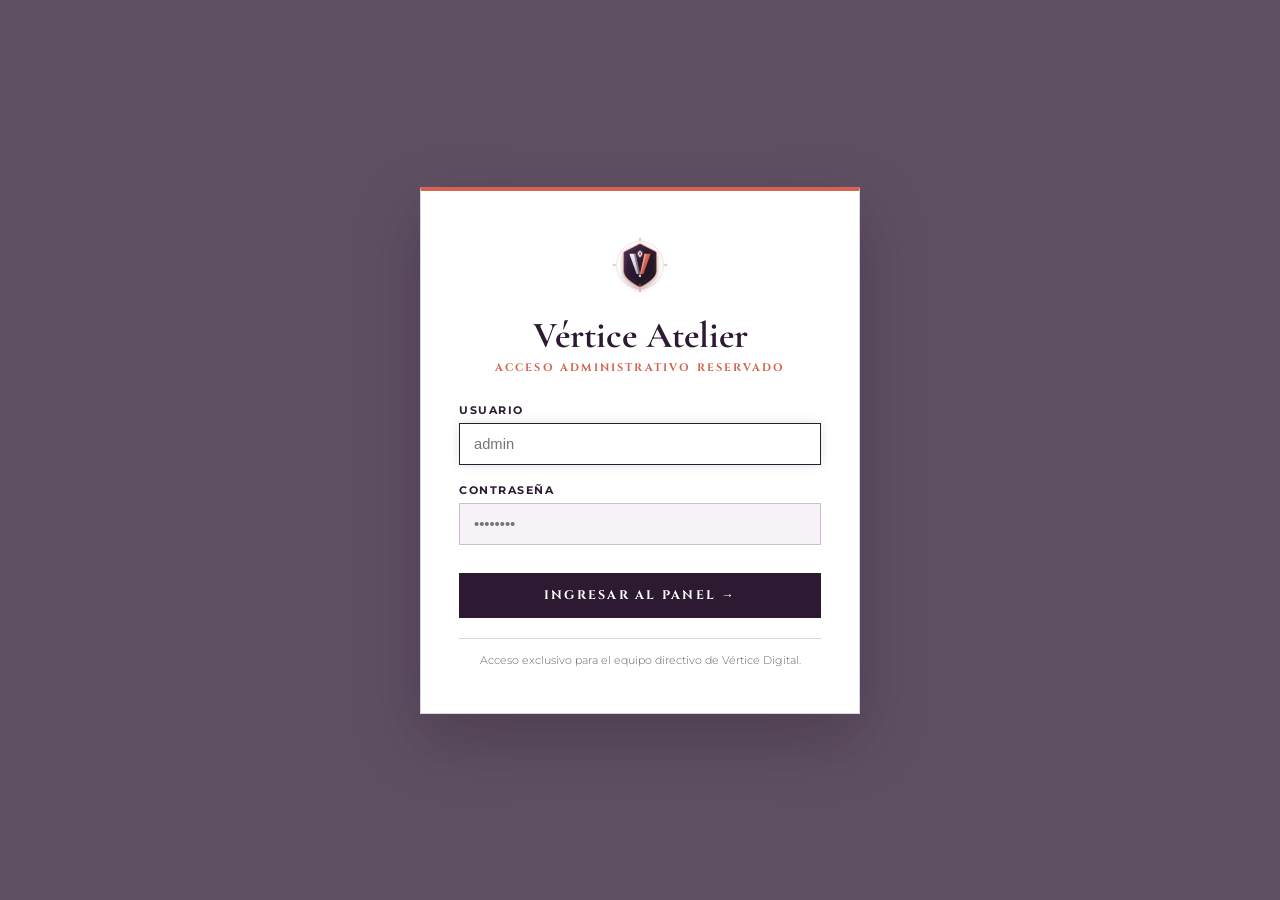
<file: admin.html>
<!DOCTYPE html>
<html lang="es">
<head>
  <meta charset="UTF-8">
  <meta name="viewport" content="width=device-width, initial-scale=1.0">
  <title>Vértice Digital · Panel Administrativo de Citas</title>
  <link rel="icon" type="image/svg+xml" href="public/favicon.svg">

  <!-- Google Fonts -->
  <link rel="preconnect" href="https://fonts.googleapis.com">
  <link rel="preconnect" href="https://fonts.gstatic.com" crossorigin>
  <link href="https://fonts.googleapis.com/css2?family=Cinzel:wght@500;700&family=Cormorant+Garamond:wght@400;600&family=Montserrat:wght@300;400;500;600;700&display=swap" rel="stylesheet">

  <style>
    :root {
      --ink: #2d1a32;
      --ink-dark: #211225;
      --paper: #f6f2f7;
      --paper-pure: #ffffff;
      --paper-subtle: #ede5ee;
      --paper-mauve: #e9dce9;
      
      --accent: #d5644f;
      --accent-soft: #f0ad92;
      --accent-glow: rgba(213, 100, 79, 0.28);

      --muted: #6d6171;
      --line: #ddd2de;
      --line-strong: #cdbfce;

      --success: #2e7d4f;
      --danger: #b83d31;
    }

    * { box-sizing: border-box; margin: 0; padding: 0; }
    body {
      background: var(--paper);
      color: var(--ink);
      font-family: 'Montserrat', sans-serif;
      font-weight: 300;
      padding: 30px 20px;
      min-height: 100vh;
    }

    .wrap {
      max-width: 1320px;
      margin: auto;
    }

    /* ====== LOGIN GATE ====== */
    #loginGate {
      position: fixed;
      inset: 0;
      background: rgba(45, 26, 50, 0.75);
      backdrop-filter: blur(10px);
      display: flex;
      align-items: center;
      justify-content: center;
      z-index: 1000;
    }
    .login-box {
      background: #ffffff;
      border: 1px solid var(--line);
      border-top: 4px solid var(--accent);
      box-shadow: 0 24px 60px rgba(45, 26, 50, 0.35);
      padding: 46px 38px;
      width: min(440px, 92vw);
      text-align: center;
      position: relative;
    }
    .login-logo {
      width: 56px;
      height: 56px;
      margin: 0 auto 16px;
    }
    .login-box h2 {
      font-family: 'Cormorant Garamond', serif;
      font-size: 2.3rem;
      color: var(--ink);
      margin-bottom: 2px;
    }
    .login-subtitle {
      font-size: 0.68rem;
      letter-spacing: 0.2em;
      text-transform: uppercase;
      color: var(--accent);
      font-family: 'Cinzel', serif;
      font-weight: 700;
      margin-bottom: 28px;
      display: block;
    }
    .login-field {
      margin-bottom: 18px;
      text-align: left;
    }
    .login-label {
      display: block;
      font-size: 0.68rem;
      letter-spacing: 0.14em;
      text-transform: uppercase;
      color: var(--ink);
      font-weight: 700;
      margin-bottom: 6px;
    }
    .login-input {
      width: 100%;
      padding: 12px 14px;
      background: var(--paper);
      border: 1px solid var(--line-strong);
      color: var(--ink);
      font-size: 0.92rem;
      outline: none;
      transition: all 0.3s;
    }
    .login-input:focus {
      border-color: var(--ink);
      background: #ffffff;
      box-shadow: 0 0 10px rgba(45, 26, 50, 0.12);
    }
    .btn-login {
      width: 100%;
      padding: 14px;
      background: var(--ink);
      color: #ffffff;
      font-family: 'Cinzel', serif;
      font-size: 0.78rem;
      letter-spacing: 0.18em;
      font-weight: 700;
      text-transform: uppercase;
      border: none;
      cursor: pointer;
      margin-top: 10px;
      transition: all 0.3s;
    }
    .btn-login:hover {
      background: var(--accent);
      box-shadow: 0 6px 20px var(--accent-glow);
    }
    .login-error {
      color: var(--danger);
      font-size: 0.78rem;
      margin-top: 14px;
      display: none;
      font-weight: 600;
    }
    .login-hint {
      font-size: 0.68rem;
      color: var(--muted);
      margin-top: 20px;
      border-top: 1px solid var(--line);
      padding-top: 14px;
    }

    /* ====== HEADER DEL DASHBOARD ====== */
    .admin-header {
      display: flex;
      justify-content: space-between;
      align-items: center;
      padding-bottom: 22px;
      border-bottom: 1px solid var(--line);
      margin-bottom: 30px;
      flex-wrap: wrap;
      gap: 16px;
    }
    .brand-area {
      display: flex;
      align-items: center;
      gap: 14px;
    }
    .brand-logo {
      width: 44px;
      height: 44px;
    }
    .brand-text h1 {
      font-family: 'Cinzel', serif;
      font-size: 1.15rem;
      letter-spacing: 0.16em;
      color: var(--ink);
      font-weight: 700;
    }
    .brand-text p {
      font-size: 0.65rem;
      letter-spacing: 0.2em;
      text-transform: uppercase;
      color: var(--accent);
      font-weight: 700;
    }

    .header-actions {
      display: flex;
      align-items: center;
      gap: 12px;
      flex-wrap: wrap;
    }
    .btn-action {
      background: #ffffff;
      border: 1px solid var(--line-strong);
      color: var(--ink);
      font-family: 'Cinzel', serif;
      font-size: 0.7rem;
      letter-spacing: 0.14em;
      padding: 10px 18px;
      cursor: pointer;
      transition: all 0.25s ease;
      display: inline-flex;
      align-items: center;
      gap: 8px;
      font-weight: 700;
    }
    .btn-action:hover {
      border-color: var(--ink);
      background: var(--paper-subtle);
    }
    .btn-primary {
      background: var(--ink);
      color: #ffffff;
      border: 1px solid var(--ink);
      box-shadow: 0 4px 12px rgba(45, 26, 50, 0.2);
    }
    .btn-primary:hover {
      background: var(--accent);
      border-color: var(--accent);
      color: #ffffff;
      box-shadow: 0 6px 18px var(--accent-glow);
    }
    .btn-logout {
      background: transparent;
      border: 1px solid var(--line-strong);
      color: var(--muted);
    }
    .btn-logout:hover {
      border-color: var(--danger);
      color: var(--danger);
      background: #ffffff;
    }

    /* ====== MÉTRICAS ====== */
    .metrics-grid {
      display: grid;
      grid-template-columns: repeat(4, 1fr);
      gap: 18px;
      margin-bottom: 30px;
    }
    .metric-card {
      background: #ffffff;
      border: 1px solid var(--line);
      border-left: 4px solid var(--ink);
      padding: 22px;
      box-shadow: 0 4px 16px rgba(45, 26, 50, 0.04);
      transition: border-left-color 0.3s;
    }
    .metric-card:hover {
      border-left-color: var(--accent);
    }
    .metric-val {
      font-family: 'Cinzel', serif;
      font-size: 2.1rem;
      font-weight: 700;
      color: var(--ink);
      line-height: 1;
      margin-bottom: 6px;
    }
    .metric-label {
      font-size: 0.68rem;
      letter-spacing: 0.14em;
      text-transform: uppercase;
      color: var(--muted);
      font-weight: 700;
    }

    /* ====== TABLA DE CITAS ====== */
    .table-wrapper {
      background: #ffffff;
      border: 1px solid var(--line);
      box-shadow: 0 8px 30px rgba(45, 26, 50, 0.05);
      overflow-x: auto;
    }
    table {
      width: 100%;
      border-collapse: collapse;
      font-size: 0.82rem;
      text-align: left;
    }
    th {
      background: var(--paper-subtle);
      padding: 16px 14px;
      font-family: 'Cinzel', serif;
      font-size: 0.68rem;
      letter-spacing: 0.14em;
      text-transform: uppercase;
      color: var(--ink);
      border-bottom: 1px solid var(--line);
      font-weight: 700;
    }
    td {
      padding: 15px 14px;
      border-bottom: 1px solid var(--line);
      color: var(--ink);
      vertical-align: middle;
    }
    tr:hover td {
      background: var(--paper);
    }
    .client-name {
      font-weight: 700;
      color: var(--ink);
    }
    .date-badge {
      font-family: 'Cinzel', serif;
      font-weight: 700;
      color: var(--accent);
      letter-spacing: 0.04em;
    }
    .badge {
      display: inline-block;
      padding: 4px 8px;
      font-size: 0.62rem;
      letter-spacing: 0.12em;
      text-transform: uppercase;
      font-weight: 700;
      border-radius: 2px;
    }
    .badge-virtual {
      background: rgba(45, 26, 50, 0.1);
      color: var(--ink);
      border: 1px solid var(--line);
    }
    .badge-presencial {
      background: rgba(46, 125, 79, 0.12);
      color: var(--success);
      border: 1px solid rgba(46, 125, 79, 0.3);
    }
    .btn-delete-row {
      background: transparent;
      border: 1px solid rgba(184, 61, 49, 0.35);
      color: var(--danger);
      padding: 6px 12px;
      font-size: 0.68rem;
      cursor: pointer;
      transition: all 0.25s;
      font-weight: 700;
    }
    .btn-delete-row:hover {
      background: var(--danger);
      color: #ffffff;
    }

    /* ====== MODAL: NUEVA CITA MANUAL ====== */
    .modal-overlay {
      position: fixed;
      inset: 0;
      background: rgba(45, 26, 50, 0.7);
      backdrop-filter: blur(8px);
      display: none;
      align-items: center;
      justify-content: center;
      z-index: 2000;
    }
    .modal-overlay.active {
      display: flex;
    }
    .modal-card {
      background: #ffffff;
      border: 1px solid var(--line);
      border-top: 4px solid var(--ink);
      box-shadow: 0 20px 60px rgba(45, 26, 50, 0.35);
      padding: 36px;
      width: min(600px, 94vw);
      max-height: 90vh;
      overflow-y: auto;
      position: relative;
    }
    .modal-header {
      display: flex;
      justify-content: space-between;
      align-items: center;
      margin-bottom: 24px;
      padding-bottom: 14px;
      border-bottom: 1px solid var(--line);
    }
    .modal-header h3 {
      font-family: 'Cormorant Garamond', serif;
      font-size: 1.85rem;
      color: var(--ink);
    }
    .btn-close-modal {
      background: transparent;
      border: none;
      font-size: 1.5rem;
      cursor: pointer;
      color: var(--muted);
    }
    .btn-close-modal:hover { color: var(--ink); }

    .form-grid-2 {
      display: grid;
      grid-template-columns: 1fr 1fr;
      gap: 14px;
    }
    .f-group {
      margin-bottom: 16px;
    }
    .f-label {
      display: block;
      font-size: 0.68rem;
      font-family: 'Cinzel', serif;
      letter-spacing: 0.14em;
      text-transform: uppercase;
      color: var(--ink);
      font-weight: 700;
      margin-bottom: 6px;
    }
    .f-input, .f-select, .f-textarea {
      width: 100%;
      padding: 10px 12px;
      background: var(--paper);
      border: 1px solid var(--line-strong);
      color: var(--ink);
      font-family: 'Montserrat', sans-serif;
      font-size: 0.85rem;
      outline: none;
    }
    .f-input:focus, .f-select:focus, .f-textarea:focus {
      border-color: var(--ink);
      background: #ffffff;
    }

    .loading-status {
      padding: 50px;
      text-align: center;
      color: var(--ink);
      font-family: 'Cinzel', serif;
      letter-spacing: 0.18em;
      font-size: 0.8rem;
      font-weight: 700;
    }

    @media (max-width: 840px) {
      .metrics-grid { grid-template-columns: 1fr 1fr; }
      .form-grid-2 { grid-template-columns: 1fr; }
    }
  </style>
</head>

<body>

  <!-- PANTALLA DE LOGIN PRIVADO -->
  <div id="loginGate">
    <div class="login-box">
      <img src="public/vertice-logo.svg" alt="Vértice" class="login-logo">
      <h2>Vértice Atelier</h2>
      <span class="login-subtitle">Acceso Administrativo Reservado</span>

      <form id="loginForm" onsubmit="handleLogin(event)">
        <div class="login-field">
          <label class="login-label">Usuario</label>
          <input type="text" id="loginUser" class="login-input" placeholder="admin" required autofocus>
        </div>

        <div class="login-field">
          <label class="login-label">Contraseña</label>
          <input type="password" id="loginPass" class="login-input" placeholder="••••••••" required>
        </div>

        <button type="submit" class="btn-login" id="btnLoginSubmit">Ingresar al Panel →</button>
        <div class="login-error" id="loginError">Credenciales incorrectas. Verifique e intente nuevamente.</div>
      </form>

      <div class="login-hint">
        Acceso exclusivo para el equipo directivo de Vértice Digital.
      </div>
    </div>
  </div>

  <!-- CONTENIDO DEL DASHBOARD -->
  <div class="dashboard-wrap" id="dashboardContent" style="display:none;">

    <!-- Barra de Estado / Header -->
    <header class="admin-header">
      <div class="brand-area">
        <img src="public/vertice-logo.svg" alt="Vértice" class="brand-logo">
        <div class="brand-text">
          <h1>VÉRTICE DIGITAL · ATELIER</h1>
          <p>Consola de Gestión de Audiencias</p>
        </div>
      </div>

      <div class="header-actions">
        <span class="user-badge" id="currentUserBadge">Usuario</span>
        <a href="index.html" class="btn-action">← Ver Sitio Web</a>
        <button class="btn-action btn-primary" onclick="openNewAppointmentModal()">＋ Nueva Cita Manual</button>
        <button class="btn-action" onclick="loadCitas()">Sincronizar</button>
        <button class="btn-action btn-logout" onclick="handleLogout()">Cerrar Sesión</button>
      </div>
    </header>

    <!-- Métricas del Estudio -->
    <section class="metrics-grid">
      <div class="metric-card">
        <div class="metric-val" id="countTotal">0</div>
        <div class="metric-label">Total Citas Registradas</div>
      </div>
      <div class="metric-card">
        <div class="metric-val" id="countVirtual">0</div>
        <div class="metric-label">Sesiones Virtuales</div>
      </div>
      <div class="metric-card">
        <div class="metric-val" id="countPresencial">0</div>
        <div class="metric-label">Reuniones Presenciales</div>
      </div>
      <div class="metric-card">
        <div class="metric-val" id="countWhatsApp">0</div>
        <div class="metric-label">Canal WhatsApp Activo</div>
      </div>
    </section>

    <!-- Tabla de Audiencias -->
    <div class="table-wrapper">
      <div id="loadingBox" class="loading-status">SINCRONIZANDO EXPEDIENTES...</div>

      <table id="citasTable" style="display:none;">
        <thead>
          <tr>
            <th>Registro</th>
            <th>Solicitante</th>
            <th>Correo</th>
            <th>Fecha & Horario</th>
            <th>Requerimiento</th>
            <th>Modalidad</th>
            <th>Canal</th>
            <th>WhatsApp</th>
            <th>Notas</th>
            <th style="text-align:center;">Gestión</th>
          </tr>
        </thead>
        <tbody id="citasBody"></tbody>
      </table>
    </div>

  </div>

  <!-- MODAL: REGISTRAR CITA MANUAL -->
  <div class="modal-overlay" id="newAppointmentModal">
    <div class="modal-card">
      <div class="modal-header">
        <h3>Registrar Audiencia Manual</h3>
        <button class="btn-close-modal" onclick="closeNewAppointmentModal()">×</button>
      </div>

      <form id="manualAppointmentForm" onsubmit="handleManualAppointmentSubmit(event)">
        <div class="form-grid-2">
          <div class="f-group">
            <label class="f-label">Nombre del Solicitante *</label>
            <input type="text" class="f-input" id="mNombre" required placeholder="Ej: Dra. María Augusta Morales">
          </div>
          <div class="f-group">
            <label class="f-label">Correo Electrónico *</label>
            <input type="email" class="f-input" id="mCorreo" required placeholder="contacto@empresa.com">
          </div>
        </div>

        <div class="form-grid-2">
          <div class="f-group">
            <label class="f-label">Fecha de la Cita *</label>
            <input type="date" class="f-input" id="mFecha" required>
          </div>
          <div class="f-group">
            <label class="f-label">Horario Exacto *</label>
            <select class="f-select" id="mHora" required>
              <option value="07:00">07:00 AM</option>
              <option value="08:00">08:00 AM</option>
              <option value="09:00">09:00 AM</option>
              <option value="10:00" selected>10:00 AM</option>
              <option value="11:00">11:00 AM</option>
              <option value="12:00">12:00 PM</option>
              <option value="13:00">01:00 PM</option>
              <option value="14:00">02:00 PM</option>
              <option value="15:00">03:00 PM</option>
              <option value="16:00">04:00 PM</option>
              <option value="17:00">05:00 PM</option>
              <option value="18:00">06:00 PM</option>
              <option value="19:00">07:00 PM</option>
              <option value="20:00">08:00 PM</option>
            </select>
          </div>
        </div>

        <div class="form-grid-2">
          <div class="f-group">
            <label class="f-label">Materia / Requerimiento *</label>
            <select class="f-select" id="mNecesidad">
              <option value="Página Web">Página Web</option>
              <option value="Programa o Sistema Web">Programa o Sistema Web</option>
              <option value="Consultoría">Consultoría</option>
              <option value="Otro Proyecto Especializado">Otro Proyecto Especializado</option>
            </select>
          </div>
          <div class="f-group">
            <label class="f-label">Modalidad *</label>
            <select class="f-select" id="mModalidad">
              <option value="Virtual">Virtual (Videollamada)</option>
              <option value="Presencial">Presencial (Quito, Ecuador)</option>
            </select>
          </div>
        </div>

        <div class="form-grid-2">
          <div class="f-group">
            <label class="f-label">Canal de Enlace</label>
            <select class="f-select" id="mNotificacion">
              <option value="Correo">Correo Electrónico</option>
              <option value="WhatsApp">WhatsApp</option>
            </select>
          </div>
          <div class="f-group">
            <label class="f-label">WhatsApp (Opcional)</label>
            <input type="tel" class="f-input" id="mWhatsapp" placeholder="+593987654321">
          </div>
        </div>

        <div class="f-group">
          <label class="f-label">Notas Internas / Contexto</label>
          <textarea class="f-textarea" id="mMensaje" rows="2" placeholder="Agregada manualmente desde el panel de control..."></textarea>
        </div>

        <div style="display:flex; justify-content:flex-end; gap:12px; margin-top:20px;">
          <button type="button" class="btn-action" onclick="closeNewAppointmentModal()">Cancelar</button>
          <button type="submit" class="btn-action btn-primary" id="btnSubmitManual">Guardar Cita ↗</button>
        </div>
      </form>
    </div>
  </div>

  <script>
    const SCRIPT_URL = 'https://script.google.com/macros/s/AKfycbyspvm4_98Ebwin6esVxe9OOO83ZC3WkbudrkKORE839ryOcNuIyU6Y2mFsjySIHQAbww/exec';

    // ====== CONTROL DE AUTENTICACIÓN & SESIÓN ======
    function checkAuth() {
      const isAuth = sessionStorage.getItem('vertice_admin_auth');
      const user = sessionStorage.getItem('vertice_admin_user') || 'Admin';
      const role = sessionStorage.getItem('vertice_admin_role') || 'Administrador';

      if (isAuth === 'true') {
        document.getElementById('loginGate').style.display = 'none';
        document.getElementById('dashboardContent').style.display = 'block';
        
        // Mostrar badge de usuario en el header
        const userBadge = document.getElementById('adminUserBadge');
        if (userBadge) {
          userBadge.innerText = `${user} (${role})`;
        }

        loadCitas();
      } else {
        document.getElementById('loginGate').style.display = 'flex';
        document.getElementById('dashboardContent').style.display = 'none';
      }
    }

    async function handleLogin(e) {
      e.preventDefault();
      const u = document.getElementById('loginUser').value.trim();
      const p = document.getElementById('loginPass').value.trim();
      const err = document.getElementById('loginError');
      const btn = document.getElementById('btnLoginSubmit');

      btn.disabled = true;
      btn.innerText = 'Validando credenciales...';
      err.style.display = 'none';

      try {
        const res = await fetch(SCRIPT_URL, {
          method: 'POST',
          headers: { 'Content-Type': 'text/plain;charset=utf-8' },
          body: JSON.stringify({
            action: 'login',
            usuario: u,
            password: p
          })
        });

        const resJson = await res.json();

        if (resJson.success) {
          sessionStorage.setItem('vertice_admin_auth', 'true');
          sessionStorage.setItem('vertice_admin_user', resJson.user || u);
          sessionStorage.setItem('vertice_admin_role', resJson.role || 'Administrador');
          checkAuth();
        } else {
          err.innerText = resJson.error || 'Credenciales incorrectas. Verifique e intente de nuevo.';
          err.style.display = 'block';
        }
      } catch (ex) {
        console.error(ex);
        err.innerText = 'Error de conexión con el servidor. Intente nuevamente.';
        err.style.display = 'block';
      } finally {
        btn.disabled = false;
        btn.innerText = 'Ingresar al Panel →';
      }
    }

    function handleLogout() {
      sessionStorage.removeItem('vertice_admin_auth');
      sessionStorage.removeItem('vertice_admin_user');
      sessionStorage.removeItem('vertice_admin_role');
      checkAuth();
    }

    // ====== CARGA Y GESTIÓN DE CITAS ======
    let currentCitas = [];

    async function loadCitas() {
      const loading = document.getElementById('loadingBox');
      const table = document.getElementById('citasTable');
      const tbody = document.getElementById('citasBody');

      loading.style.display = 'block';
      table.style.display = 'none';
      tbody.innerHTML = '';

      try {
        const res = await fetch(SCRIPT_URL + '?action=getCitas');
        const data = await res.json();

        currentCitas = data || [];
        loading.style.display = 'none';
        table.style.display = 'table';

        if (currentCitas.length === 0) {
          tbody.innerHTML = '<tr><td colspan="10" style="text-align:center; padding:40px; color:var(--muted);">No hay citas registradas en la hoja actualmente.</td></tr>';
          updateMetrics([]);
          return;
        }

        renderCitasTable(currentCitas);
        updateMetrics(currentCitas);

      } catch (err) {
        loading.innerText = 'Error al sincronizar citas. Verifique la conexión.';
        console.error(err);
      }
    }

    function renderCitasTable(citas) {
      const tbody = document.getElementById('citasBody');
      tbody.innerHTML = '';

      // Mostramos las citas más recientes primero
      const reversed = [...citas].reverse();

      reversed.forEach((row, index) => {
        const originalIndex = citas.length - 1 - index;
        const tr = document.createElement('tr');
        tr.id = `row-${originalIndex}`;
        const isVirtual = (row.modalidad || '').toLowerCase() === 'virtual';
        const fechaStr = row.fecha || row.fechacita || '-';
        const horaStr = row.hora ? ` · ${row.hora}` : '';

        tr.innerHTML = `
          <td style="font-size:0.75rem; color:var(--muted);">${row.timestamp ? new Date(row.timestamp).toLocaleDateString() : '-'}</td>
          <td class="client-name">${row.nombre || '-'}</td>
          <td><a href="mailto:${row.correo}" style="color:var(--ink); text-decoration:underline;">${row.correo || '-'}</a></td>
          <td class="date-badge">${fechaStr}${horaStr}</td>
          <td>${row.necesidad || '-'}</td>
          <td><span class="badge ${isVirtual ? 'badge-virtual' : 'badge-presencial'}">${row.modalidad || '-'}</span></td>
          <td>${row.notificacion || '-'}</td>
          <td>${row.whatsapp ? `<a href="https://wa.me/${String(row.whatsapp).replace(/[^0-9]/g, '')}" target="_blank" style="color:var(--accent); font-weight:700;">${row.whatsapp} ↗</a>` : '—'}</td>
          <td style="font-size:0.75rem; max-width:220px;">${row.mensaje || '<em style="color:#b0a8b5;">Sin notas</em>'}</td>
          <td style="text-align:center;">
            <button class="btn-delete-row" onclick="deleteAppointment(${originalIndex}, '${(row.nombre || '').replace(/'/g, "\\'")}', '${row.fecha || row.fechacita || ''}', '${row.hora || ''}', '${row.timestamp || ''}')">
              Eliminar
            </button>
          </td>
        `;
        tbody.appendChild(tr);
      });
    }

    function updateMetrics(citas) {
      let virtualCount = 0;
      let presencialCount = 0;
      let whatsappCount = 0;

      citas.forEach(row => {
        if ((row.modalidad || '').toLowerCase() === 'virtual') virtualCount++;
        if ((row.modalidad || '').toLowerCase() === 'presencial') presencialCount++;
        if ((row.notificacion || '').toLowerCase() === 'whatsapp' || (row.whatsapp && String(row.whatsapp).trim())) whatsappCount++;
      });

      document.getElementById('countTotal').innerText = citas.length;
      document.getElementById('countVirtual').innerText = virtualCount;
      document.getElementById('countPresencial').innerText = presencialCount;
      document.getElementById('countWhatsApp').innerText = whatsappCount;
    }

    // ====== ELIMINAR CITA ======
    async function deleteAppointment(index, clientName, fecha, hora, timestamp) {
      const timeLabel = hora ? `${fecha} a las ${hora}` : fecha;
      const confirmDelete = confirm(`¿Está seguro de cancelar y eliminar la cita de "${clientName}" (${timeLabel})?`);
      if (!confirmDelete) return;

      try {
        const payload = {
          action: 'deleteCita',
          fecha: fecha,
          hora: hora,
          timestamp: timestamp,
          nombre: clientName
        };

        fetch(SCRIPT_URL, {
          method: 'POST',
          headers: { 'Content-Type': 'text/plain;charset=utf-8' },
          body: JSON.stringify(payload)
        }).catch(err => console.log('Delete trigger:', err));

        // Optimistic UI Update
        currentCitas.splice(index, 1);
        renderCitasTable(currentCitas);
        updateMetrics(currentCitas);

      } catch (e) {
        console.error(e);
        alert('No se pudo completar la eliminación.');
      }
    }

    // ====== MODAL: NUEVA CITA MANUAL ======
    function openNewAppointmentModal() {
      const today = new Date().toISOString().split('T')[0];
      document.getElementById('mFecha').value = today;
      document.getElementById('mFecha').setAttribute('min', today);
      document.getElementById('newAppointmentModal').classList.add('active');
    }

    function closeNewAppointmentModal() {
      document.getElementById('newAppointmentModal').classList.remove('active');
      document.getElementById('manualAppointmentForm').reset();
    }

    async function handleManualAppointmentSubmit(e) {
      e.preventDefault();
      const btn = document.getElementById('btnSubmitManual');
      btn.disabled = true;
      btn.innerText = 'Guardando...';

      const modalidad = document.getElementById('mModalidad').value;
      const notificacion = modalidad === 'Virtual' ? document.getElementById('mNotificacion').value : '';
      const whatsapp = (modalidad === 'Virtual' && notificacion === 'WhatsApp') ? document.getElementById('mWhatsapp').value.trim() : '';

      const payload = {
        nombre: document.getElementById('mNombre').value.trim(),
        correo: document.getElementById('mCorreo').value.trim(),
        fecha: document.getElementById('mFecha').value,
        hora: document.getElementById('mHora').value,
        necesidad: document.getElementById('mNecesidad').value,
        modalidad: modalidad,
        notificacion: notificacion,
        whatsapp: whatsapp,
        mensaje: document.getElementById('mMensaje').value.trim() || 'Registrada manualmente desde Panel Admin'
      };

      try {
        const res = await fetch(SCRIPT_URL, {
          method: 'POST',
          headers: { 'Content-Type': 'text/plain;charset=utf-8' },
          body: JSON.stringify(payload)
        });
        const resJson = await res.json();

        if (resJson.error) {
          alert('Aviso del servidor: ' + resJson.error);
        } else {
          currentCitas.push({
            timestamp: new Date().toISOString(),
            ...payload
          });
          renderCitasTable(currentCitas);
          updateMetrics(currentCitas);
          closeNewAppointmentModal();
        }
      } catch (err) {
        console.error(err);
        alert('Cita enviada a la hoja de cálculo.');
        closeNewAppointmentModal();
        loadCitas();
      } finally {
        btn.disabled = false;
        btn.innerText = 'Guardar Cita ↗';
      }
    }

    document.addEventListener('DOMContentLoaded', checkAuth);
  </script>

</body>
</html>
</file>
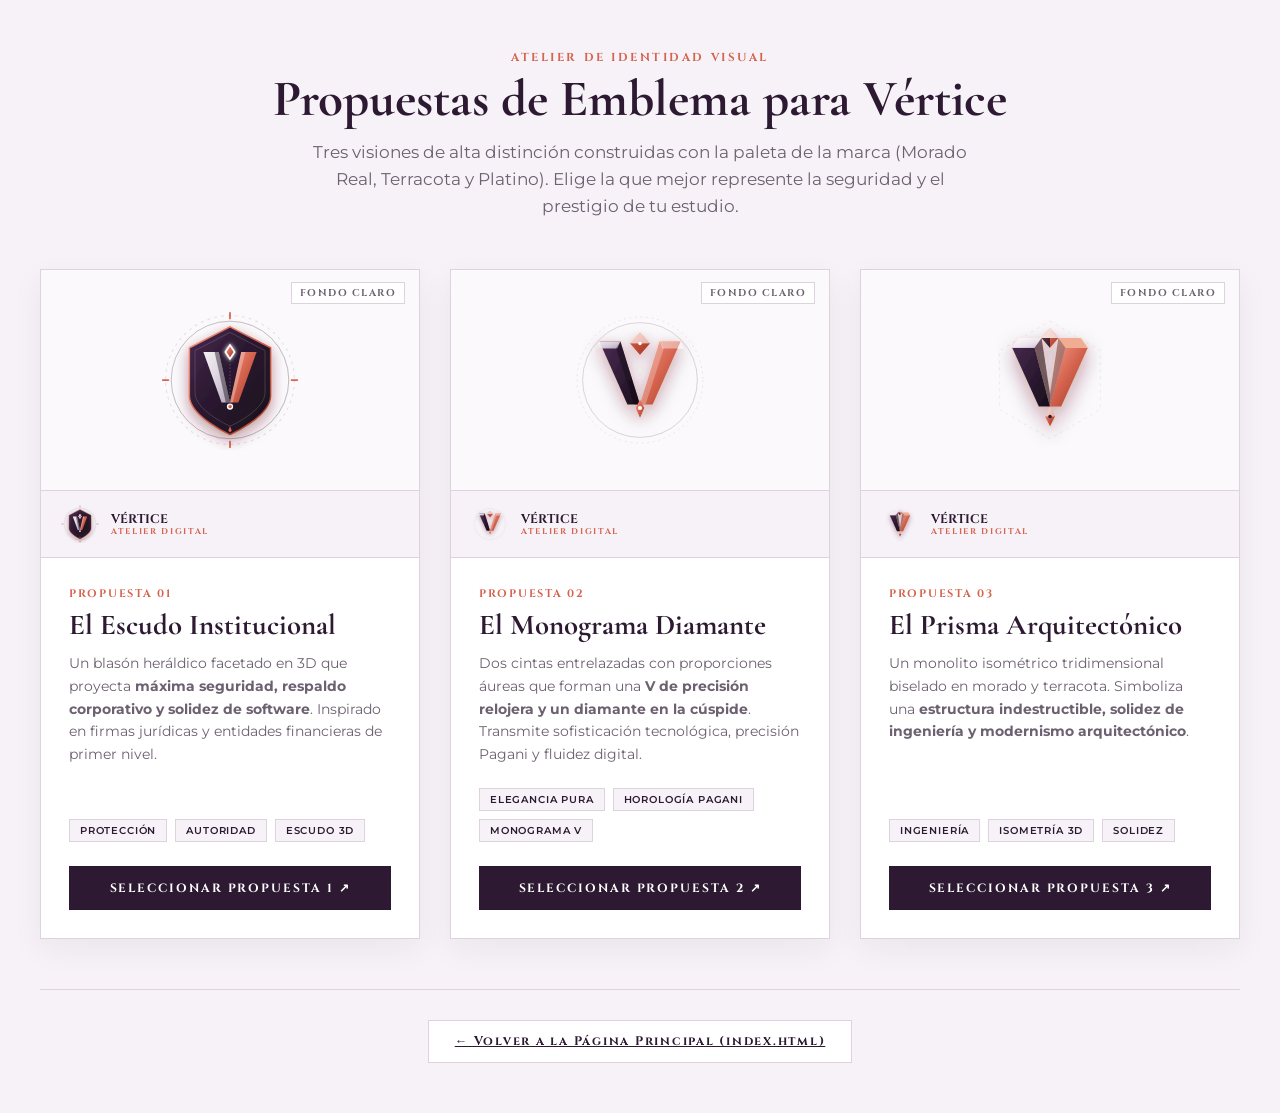
<file: logo-preview.html>
<!DOCTYPE html>
<html lang="es">
<head>
  <meta charset="UTF-8">
  <meta name="viewport" content="width=device-width, initial-scale=1.0">
  <title>Vértice Digital · Vitrina de Propuestas de Identidad Visual</title>
  <link rel="icon" type="image/svg+xml" href="public/favicon.svg">

  <link rel="preconnect" href="https://fonts.googleapis.com">
  <link rel="preconnect" href="https://fonts.gstatic.com" crossorigin>
  <link href="https://fonts.googleapis.com/css2?family=Cinzel:wght@600;700&family=Cormorant+Garamond:wght@400;600&family=Montserrat:wght@300;400;500;600;700&display=swap" rel="stylesheet">

  <style>
    :root {
      --ink: #2d1a32;
      --paper: #f6f2f7;
      --accent: #d5644f;
      --muted: #6d6171;
      --line: #ddd2de;
    }
    * { box-sizing: border-box; margin: 0; padding: 0; }
    body {
      background: var(--paper);
      color: var(--ink);
      font-family: 'Montserrat', sans-serif;
      padding: 50px 20px;
    }
    .wrap {
      max-width: 1200px;
      margin: auto;
    }
    .header {
      text-align: center;
      margin-bottom: 50px;
    }
    .eyebrow {
      font-family: 'Cinzel', serif;
      font-size: 0.72rem;
      letter-spacing: 0.22em;
      text-transform: uppercase;
      color: var(--accent);
      font-weight: 700;
      margin-bottom: 8px;
      display: block;
    }
    h1 {
      font-family: 'Cormorant Garamond', serif;
      font-size: 3.2rem;
      color: var(--ink);
      line-height: 1.05;
      margin-bottom: 12px;
    }
    p.lead {
      color: var(--muted);
      font-size: 1.05rem;
      max-width: 680px;
      margin: auto;
      line-height: 1.6;
    }

    /* Grid de Propuestas */
    .proposals-grid {
      display: grid;
      grid-template-columns: repeat(3, 1fr);
      gap: 30px;
      margin-bottom: 50px;
    }
    .proposal-card {
      background: #ffffff;
      border: 1px solid var(--line);
      box-shadow: 0 10px 30px rgba(45, 26, 50, 0.06);
      display: flex;
      flex-direction: column;
      overflow: hidden;
      transition: all 0.35s ease;
    }
    .proposal-card:hover {
      transform: translateY(-8px);
      box-shadow: 0 20px 45px rgba(45, 26, 50, 0.14);
      border-color: var(--accent);
    }
    .preview-canvas {
      padding: 40px 20px;
      background: #fbf9fb;
      display: grid;
      place-items: center;
      border-bottom: 1px solid var(--line);
      position: relative;
    }
    .preview-canvas.dark {
      background: #2d1a32;
      border-color: #442a4b;
    }
    .badge-bg {
      position: absolute;
      top: 12px;
      right: 14px;
      font-size: 0.62rem;
      font-family: 'Cinzel', serif;
      letter-spacing: 0.15em;
      text-transform: uppercase;
      color: var(--muted);
      background: #ffffff;
      padding: 3px 8px;
      border: 1px solid var(--line);
      font-weight: 700;
    }
    .preview-canvas.dark .badge-bg {
      background: #3e2444;
      color: #f0ad92;
      border-color: #55345d;
    }
    .logo-img {
      width: 140px;
      height: 140px;
      transition: transform 0.4s ease;
    }
    .proposal-card:hover .logo-img {
      transform: scale(1.08);
    }

    /* Pequeña muestra en barra de navegación simulada */
    .nav-simulator {
      padding: 14px 20px;
      background: #f6f2f7;
      border-bottom: 1px solid var(--line);
      display: flex;
      align-items: center;
      gap: 12px;
    }
    .nav-sim-logo {
      width: 38px;
      height: 38px;
    }
    .nav-sim-text {
      font-family: 'Cinzel', serif;
      font-size: 0.78rem;
      font-weight: 700;
      color: var(--ink);
      line-height: 1.1;
    }
    .nav-sim-text span {
      display: block;
      font-size: 0.52rem;
      color: var(--accent);
      letter-spacing: 0.2em;
    }

    .proposal-content {
      padding: 28px;
      display: flex;
      flex-direction: column;
      flex-grow: 1;
    }
    .prop-tag {
      font-family: 'Cinzel', serif;
      font-size: 0.68rem;
      letter-spacing: 0.16em;
      text-transform: uppercase;
      color: var(--accent);
      font-weight: 700;
      margin-bottom: 6px;
    }
    .proposal-content h3 {
      font-family: 'Cormorant Garamond', serif;
      font-size: 1.8rem;
      color: var(--ink);
      margin-bottom: 10px;
    }
    .proposal-content p {
      font-size: 0.86rem;
      color: var(--muted);
      line-height: 1.65;
      margin-bottom: 22px;
      flex-grow: 1;
    }
    .traits-list {
      display: flex;
      gap: 8px;
      flex-wrap: wrap;
      margin-bottom: 24px;
    }
    .trait-badge {
      font-size: 0.65rem;
      padding: 4px 10px;
      background: var(--paper);
      border: 1px solid var(--line);
      color: var(--ink);
      font-weight: 600;
      text-transform: uppercase;
      letter-spacing: 0.08em;
    }
    .btn-select {
      width: 100%;
      padding: 14px;
      background: var(--ink);
      color: #ffffff;
      font-family: 'Cinzel', serif;
      font-size: 0.75rem;
      letter-spacing: 0.16em;
      font-weight: 700;
      text-transform: uppercase;
      border: none;
      cursor: pointer;
      transition: all 0.3s ease;
    }
    .btn-select:hover {
      background: var(--accent);
      box-shadow: 0 6px 18px rgba(213, 100, 79, 0.35);
    }
    .btn-select.active-choice {
      background: var(--accent);
    }

    /* Barra inferior de navegación rápida */
    .bottom-nav {
      text-align: center;
      padding-top: 30px;
      border-top: 1px solid var(--line);
    }
    .btn-back-home {
      display: inline-flex;
      align-items: center;
      gap: 10px;
      padding: 12px 26px;
      background: #ffffff;
      border: 1px solid var(--line);
      color: var(--ink);
      font-size: 0.78rem;
      font-family: 'Cinzel', serif;
      font-weight: 700;
      letter-spacing: 0.14em;
    }
    .btn-back-home:hover {
      border-color: var(--ink);
    }

    @media (max-width: 900px) {
      .proposals-grid { grid-template-columns: 1fr; }
    }
  </style>
</head>

<body>
  <div class="wrap">
    <header class="header">
      <span class="eyebrow">Atelier de Identidad Visual</span>
      <h1>Propuestas de Emblema para Vértice</h1>
      <p class="lead">Tres visiones de alta distinción construidas con la paleta de la marca (Morado Real, Terracota y Platino). Elige la que mejor represente la seguridad y el prestigio de tu estudio.</p>
    </header>

    <div class="proposals-grid">
      
      <!-- PROPUESTA 1: EL BLASÓN / ESCUDO ARQUITECTÓNICO -->
      <article class="proposal-card">
        <div class="preview-canvas">
          <span class="badge-bg">Fondo Claro</span>
          <img src="public/vertice-logo.svg" alt="Propuesta 1" class="logo-img">
        </div>

        <div class="nav-simulator">
          <img src="public/vertice-logo.svg" alt="" class="nav-sim-logo">
          <div class="nav-sim-text">VÉRTICE<span>ATELIER DIGITAL</span></div>
        </div>

        <div class="proposal-content">
          <span class="prop-tag">Propuesta 01</span>
          <h3>El Escudo Institucional</h3>
          <p>Un blasón heráldico facetado en 3D que proyecta <strong>máxima seguridad, respaldo corporativo y solidez de software</strong>. Inspirado en firmas jurídicas y entidades financieras de primer nivel.</p>
          
          <div class="traits-list">
            <span class="trait-badge">Protección</span>
            <span class="trait-badge">Autoridad</span>
            <span class="trait-badge">Escudo 3D</span>
          </div>

          <button class="btn-select" onclick="chooseProposal(1)">Seleccionar Propuesta 1 ↗</button>
        </div>
      </article>

      <!-- PROPUESTA 2: EL MONOGRAMA PARAMÉTRICO / DIAMANTE -->
      <article class="proposal-card">
        <div class="preview-canvas">
          <span class="badge-bg">Fondo Claro</span>
          <img src="public/vertice-logo-v2.svg" alt="Propuesta 2" class="logo-img">
        </div>

        <div class="nav-simulator">
          <img src="public/vertice-logo-v2.svg" alt="" class="nav-sim-logo">
          <div class="nav-sim-text">VÉRTICE<span>ATELIER DIGITAL</span></div>
        </div>

        <div class="proposal-content">
          <span class="prop-tag">Propuesta 02</span>
          <h3>El Monograma Diamante</h3>
          <p>Dos cintas entrelazadas con proporciones áureas que forman una <strong>V de precisión relojera y un diamante en la cúspide</strong>. Transmite sofisticación tecnológica, precisión Pagani y fluidez digital.</p>
          
          <div class="traits-list">
            <span class="trait-badge">Elegancia Pura</span>
            <span class="trait-badge">Horología Pagani</span>
            <span class="trait-badge">Monograma V</span>
          </div>

          <button class="btn-select" onclick="chooseProposal(2)">Seleccionar Propuesta 2 ↗</button>
        </div>
      </article>

      <!-- PROPUESTA 3: EL PRISMA ARQUITECTÓNICO ISOMÉTRICO -->
      <article class="proposal-card">
        <div class="preview-canvas">
          <span class="badge-bg">Fondo Claro</span>
          <img src="public/vertice-logo-v3.svg" alt="Propuesta 3" class="logo-img">
        </div>

        <div class="nav-simulator">
          <img src="public/vertice-logo-v3.svg" alt="" class="nav-sim-logo">
          <div class="nav-sim-text">VÉRTICE<span>ATELIER DIGITAL</span></div>
        </div>

        <div class="proposal-content">
          <span class="prop-tag">Propuesta 03</span>
          <h3>El Prisma Arquitectónico</h3>
          <p>Un monolito isométrico tridimensional biselado en morado y terracota. Simboliza una <strong>estructura indestructible, solidez de ingeniería y modernismo arquitectónico</strong>.</p>
          
          <div class="traits-list">
            <span class="trait-badge">Ingeniería</span>
            <span class="trait-badge">Isometría 3D</span>
            <span class="trait-badge">Solidez</span>
          </div>

          <button class="btn-select" onclick="chooseProposal(3)">Seleccionar Propuesta 3 ↗</button>
        </div>
      </article>

    </div>

    <div class="bottom-nav">
      <a href="index.html" class="btn-back-home">← Volver a la Página Principal (index.html)</a>
    </div>
  </div>

  <script>
    function chooseProposal(num) {
      // Notificar al usuario y actualizar vista
      let src = `public/vertice-logo.svg`;
      if (num === 2) src = `public/vertice-logo-v2.svg`;
      if (num === 3) src = `public/vertice-logo-v3.svg`;

      alert(`¡Excelente elección! La Propuesta ${num} ha sido seleccionada. Solo dime cuál prefieres en el chat para dejarla activa en todo el sitio web.`);
    }
  </script>
</body>
</html>
</file>
